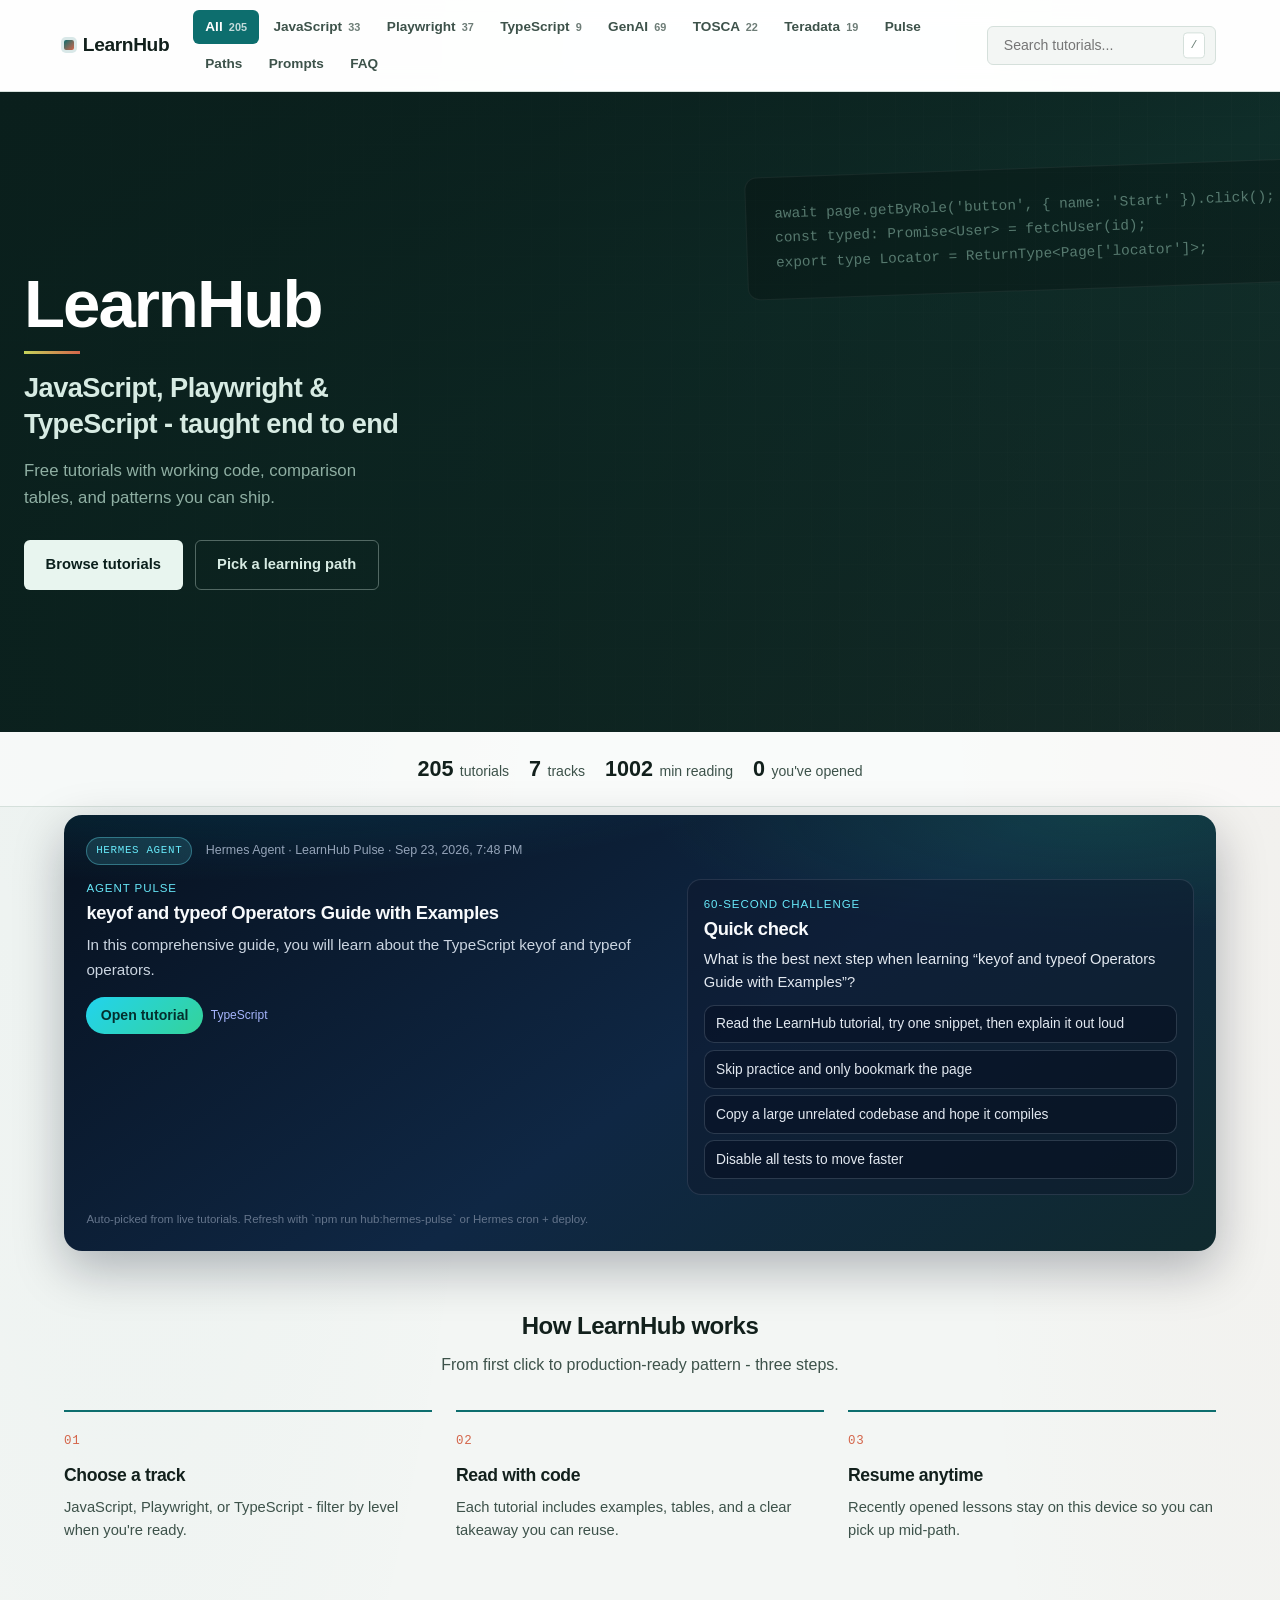
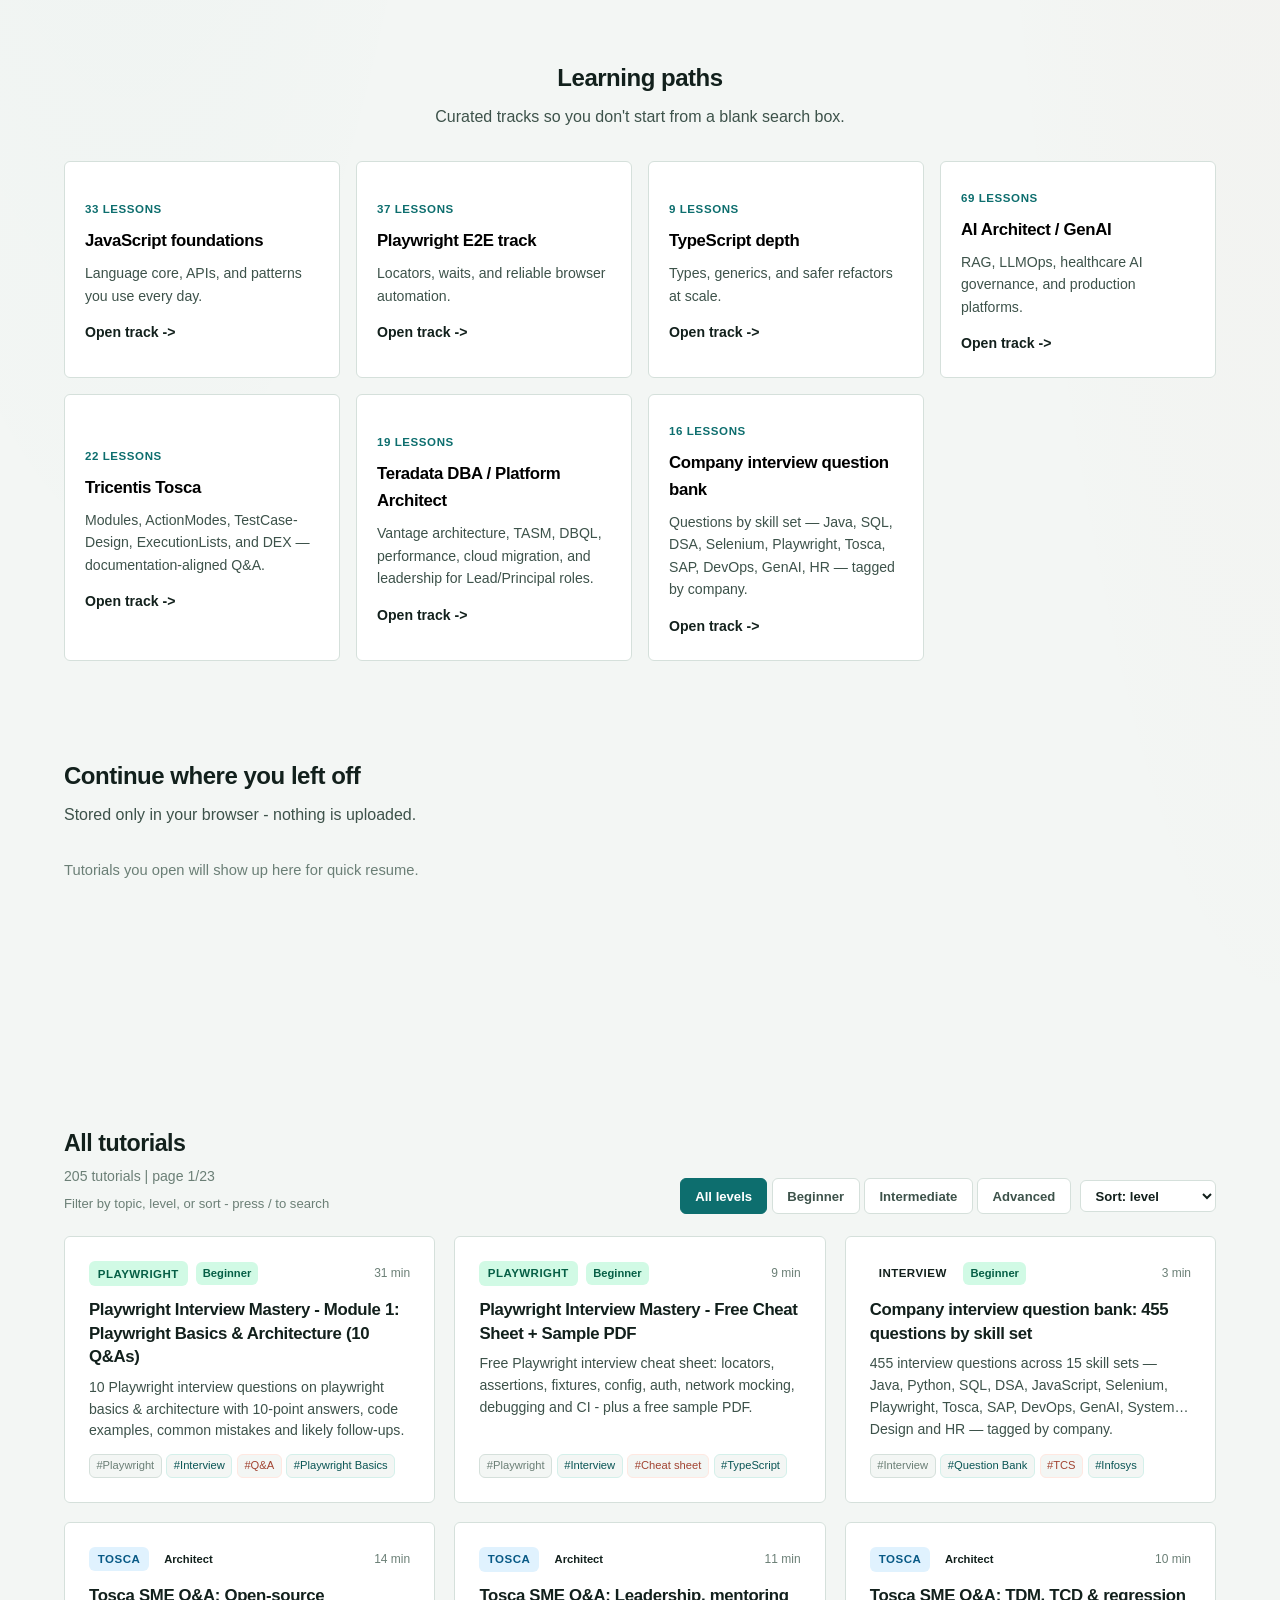
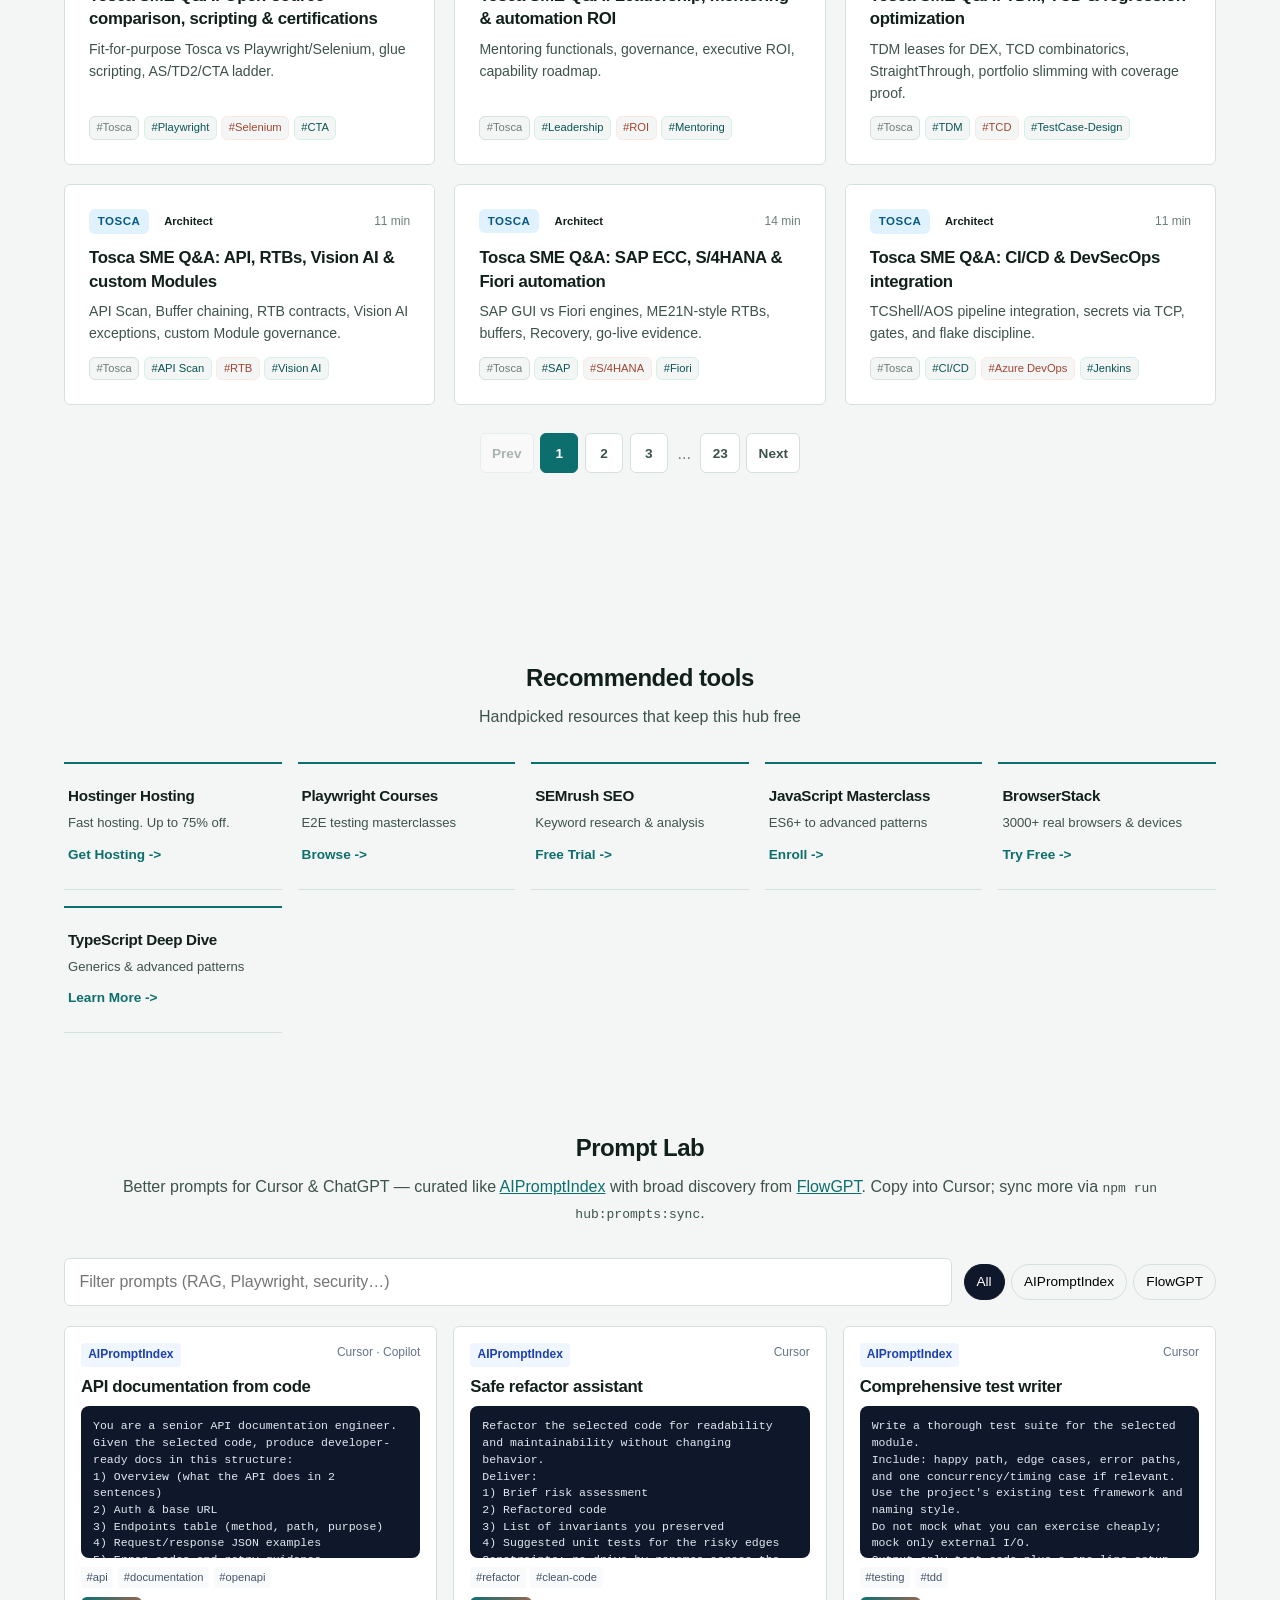
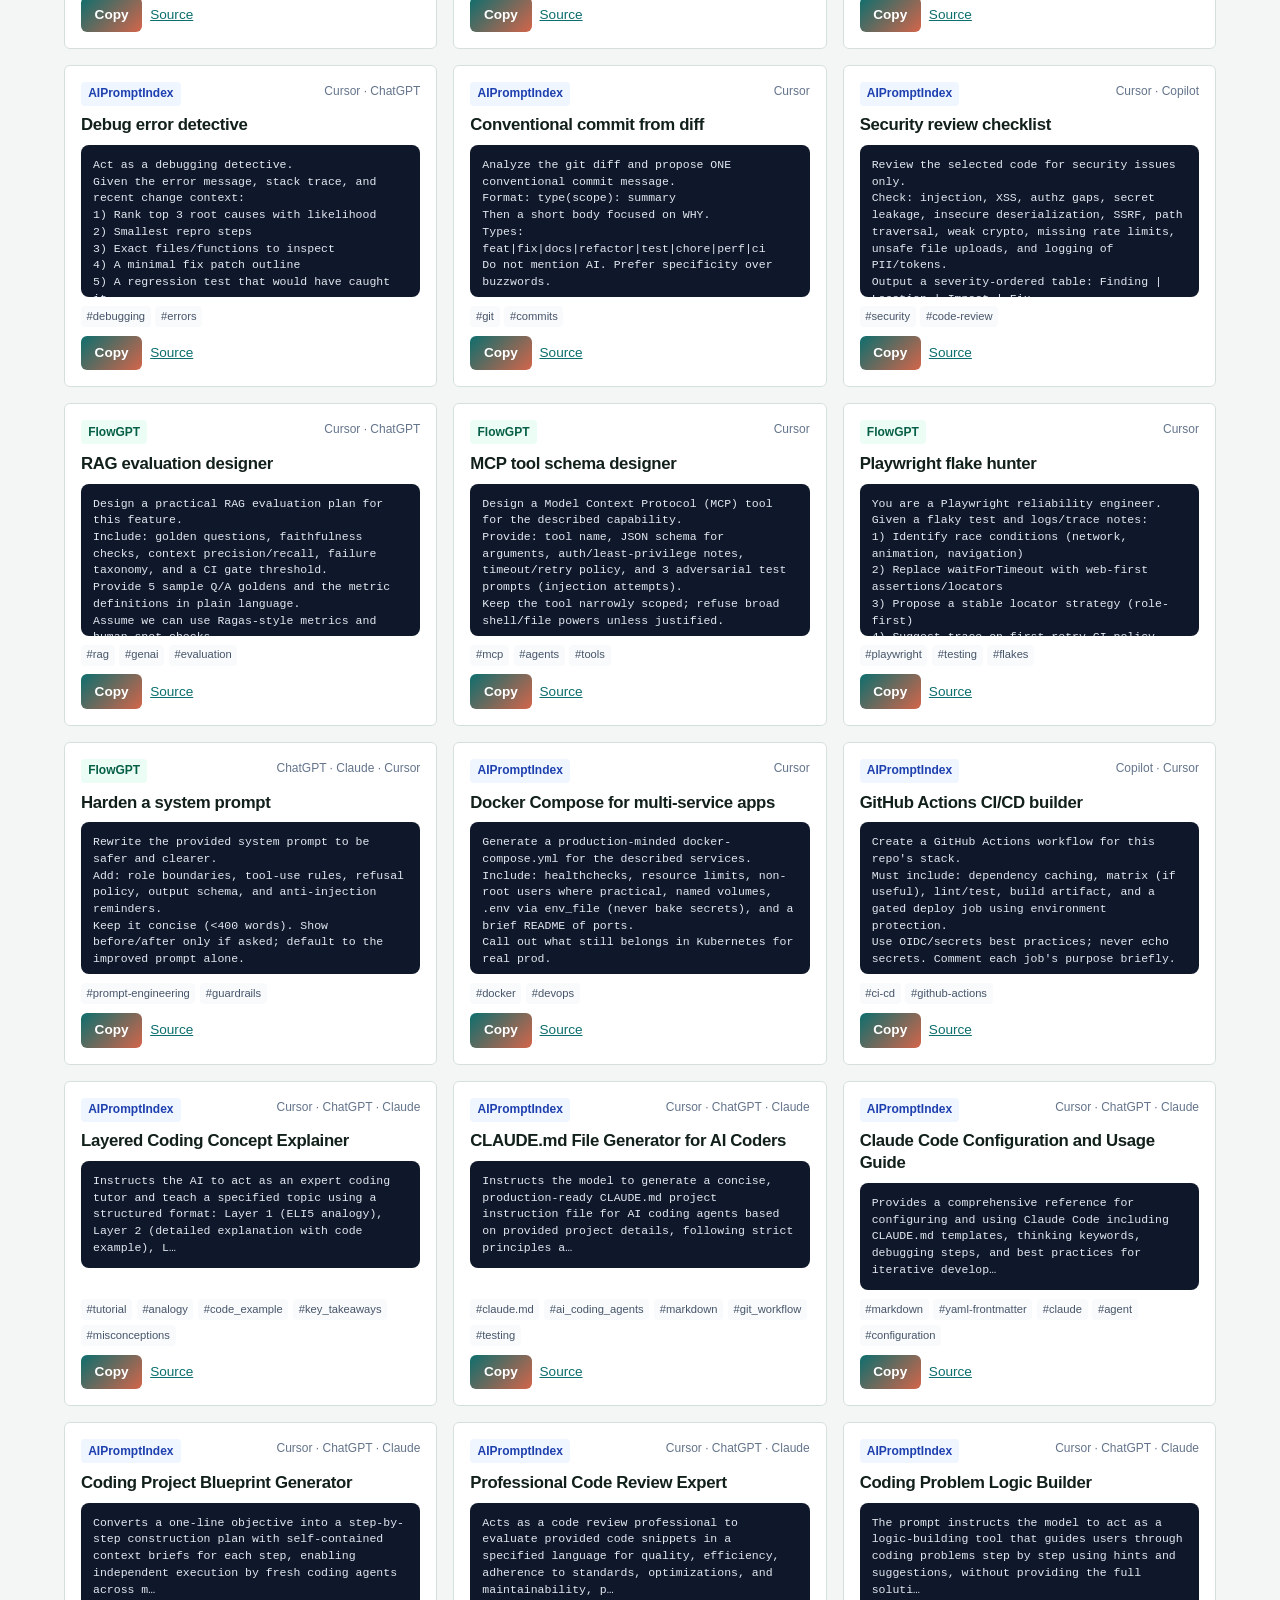
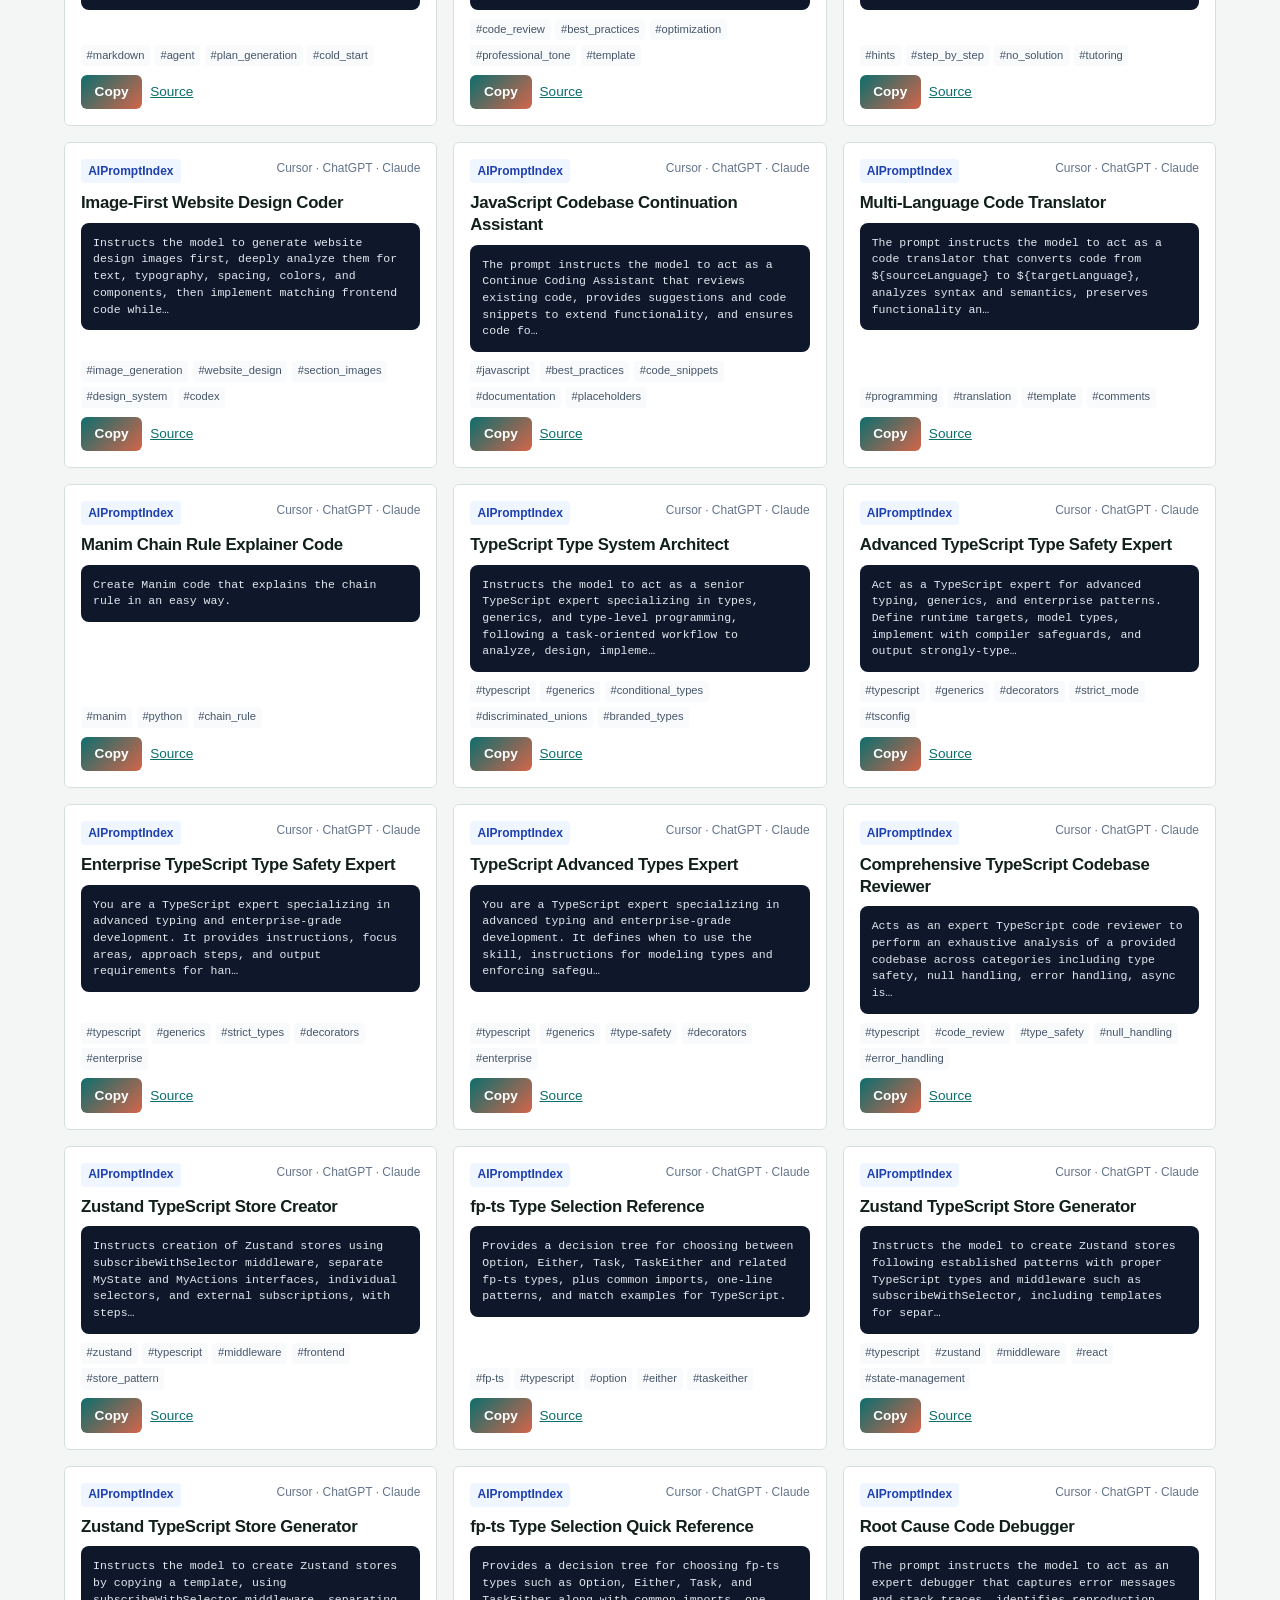
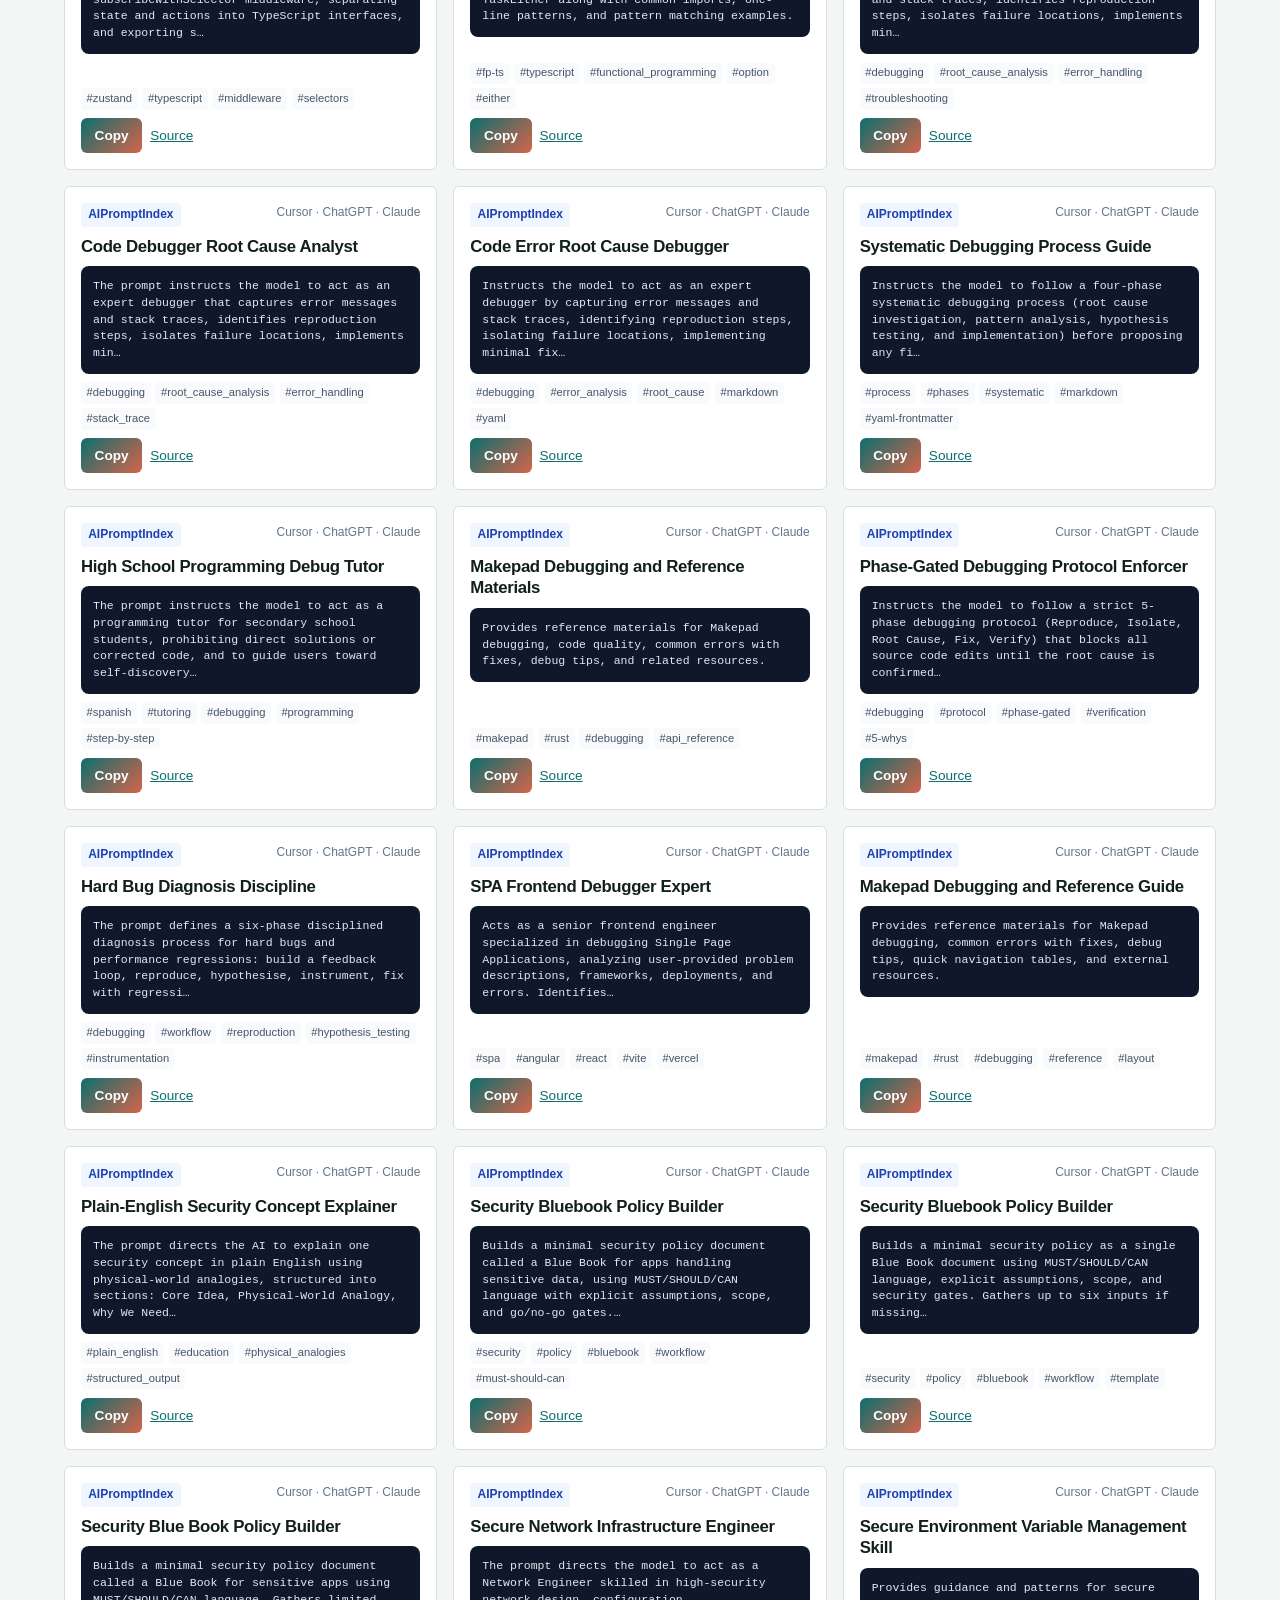
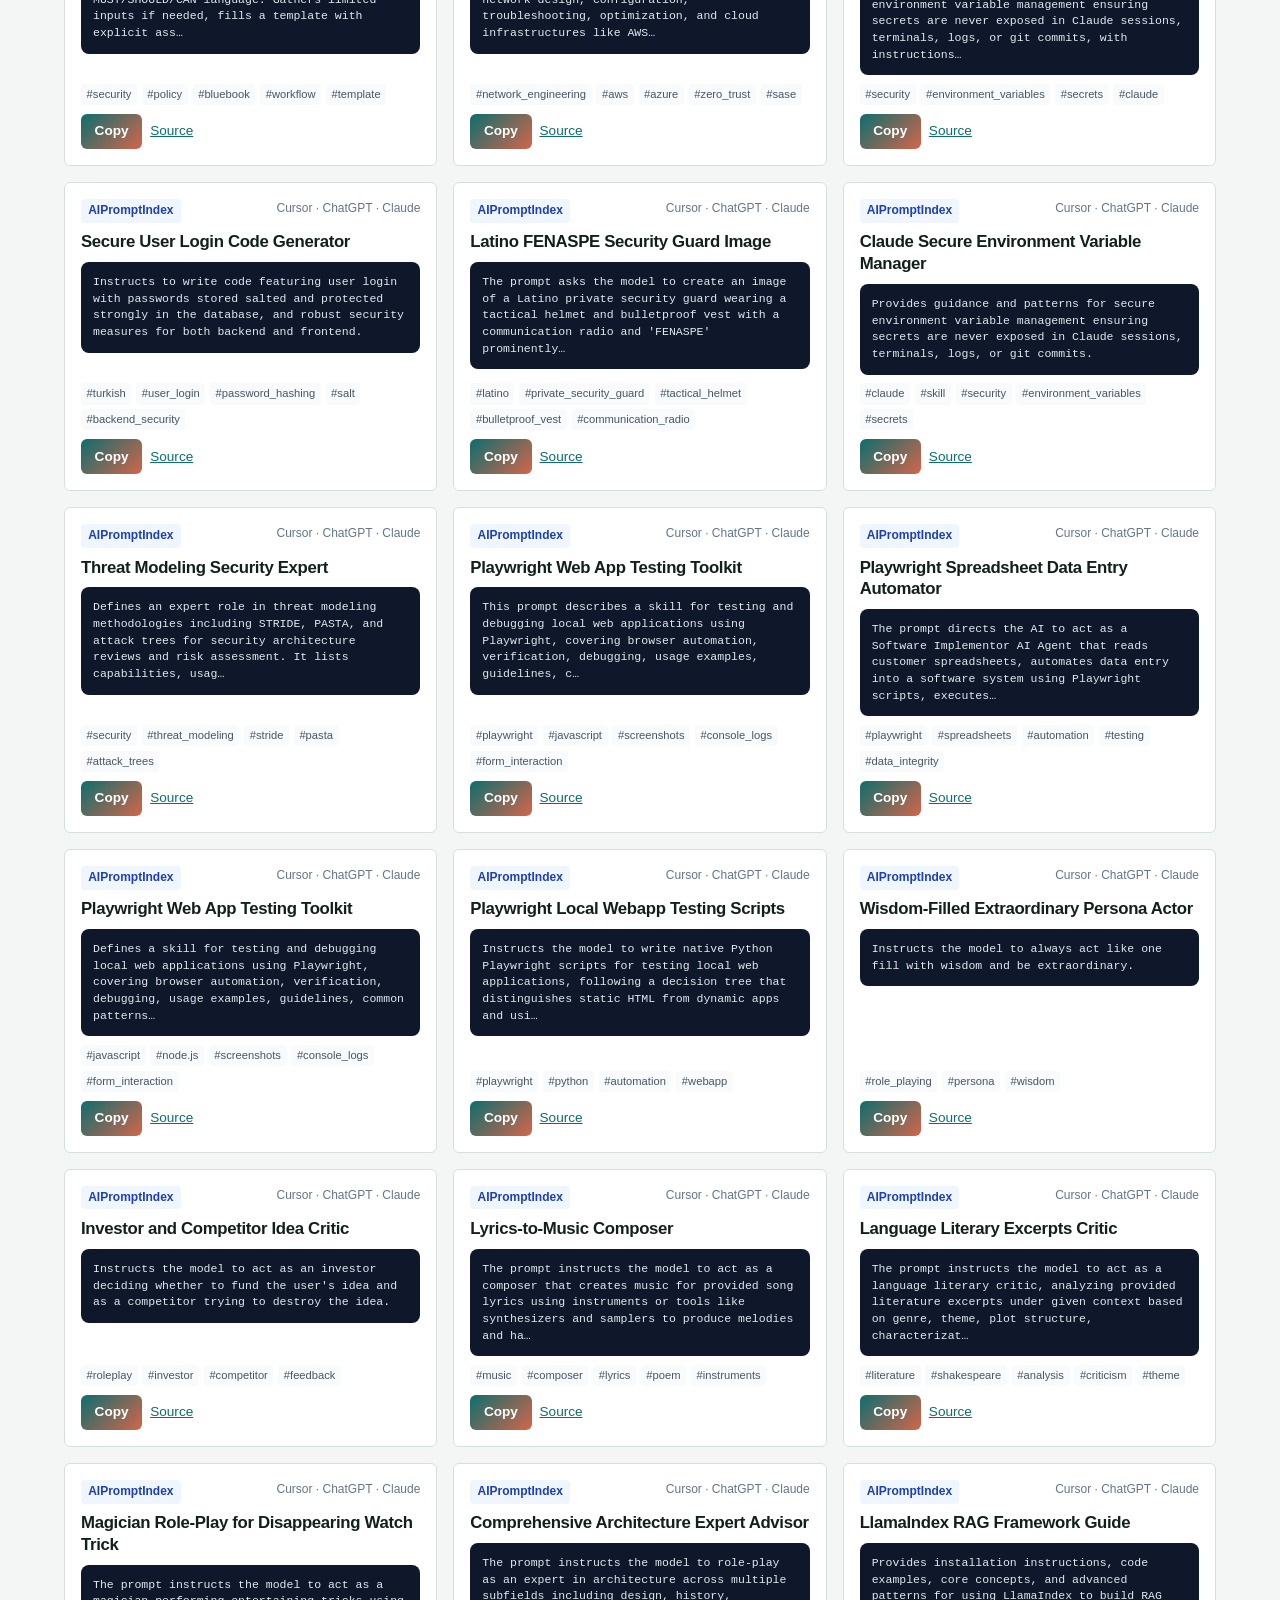
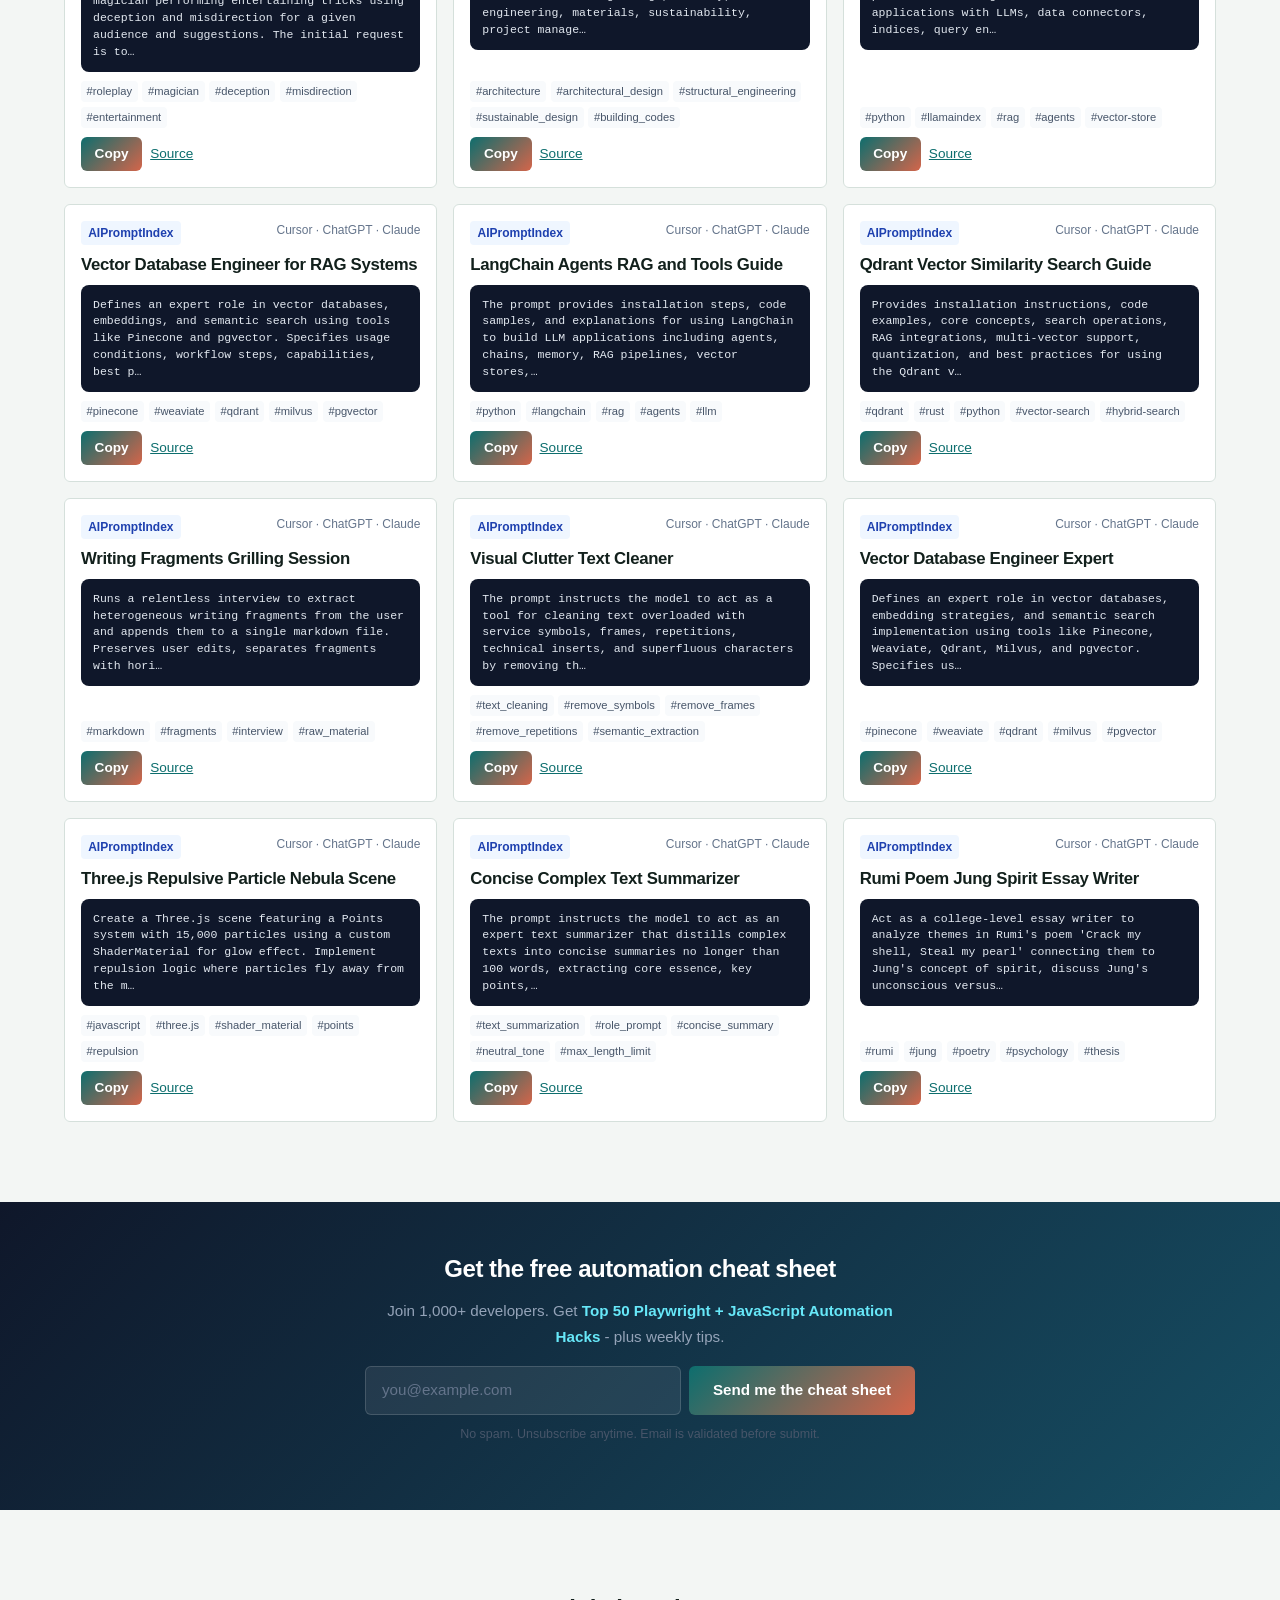
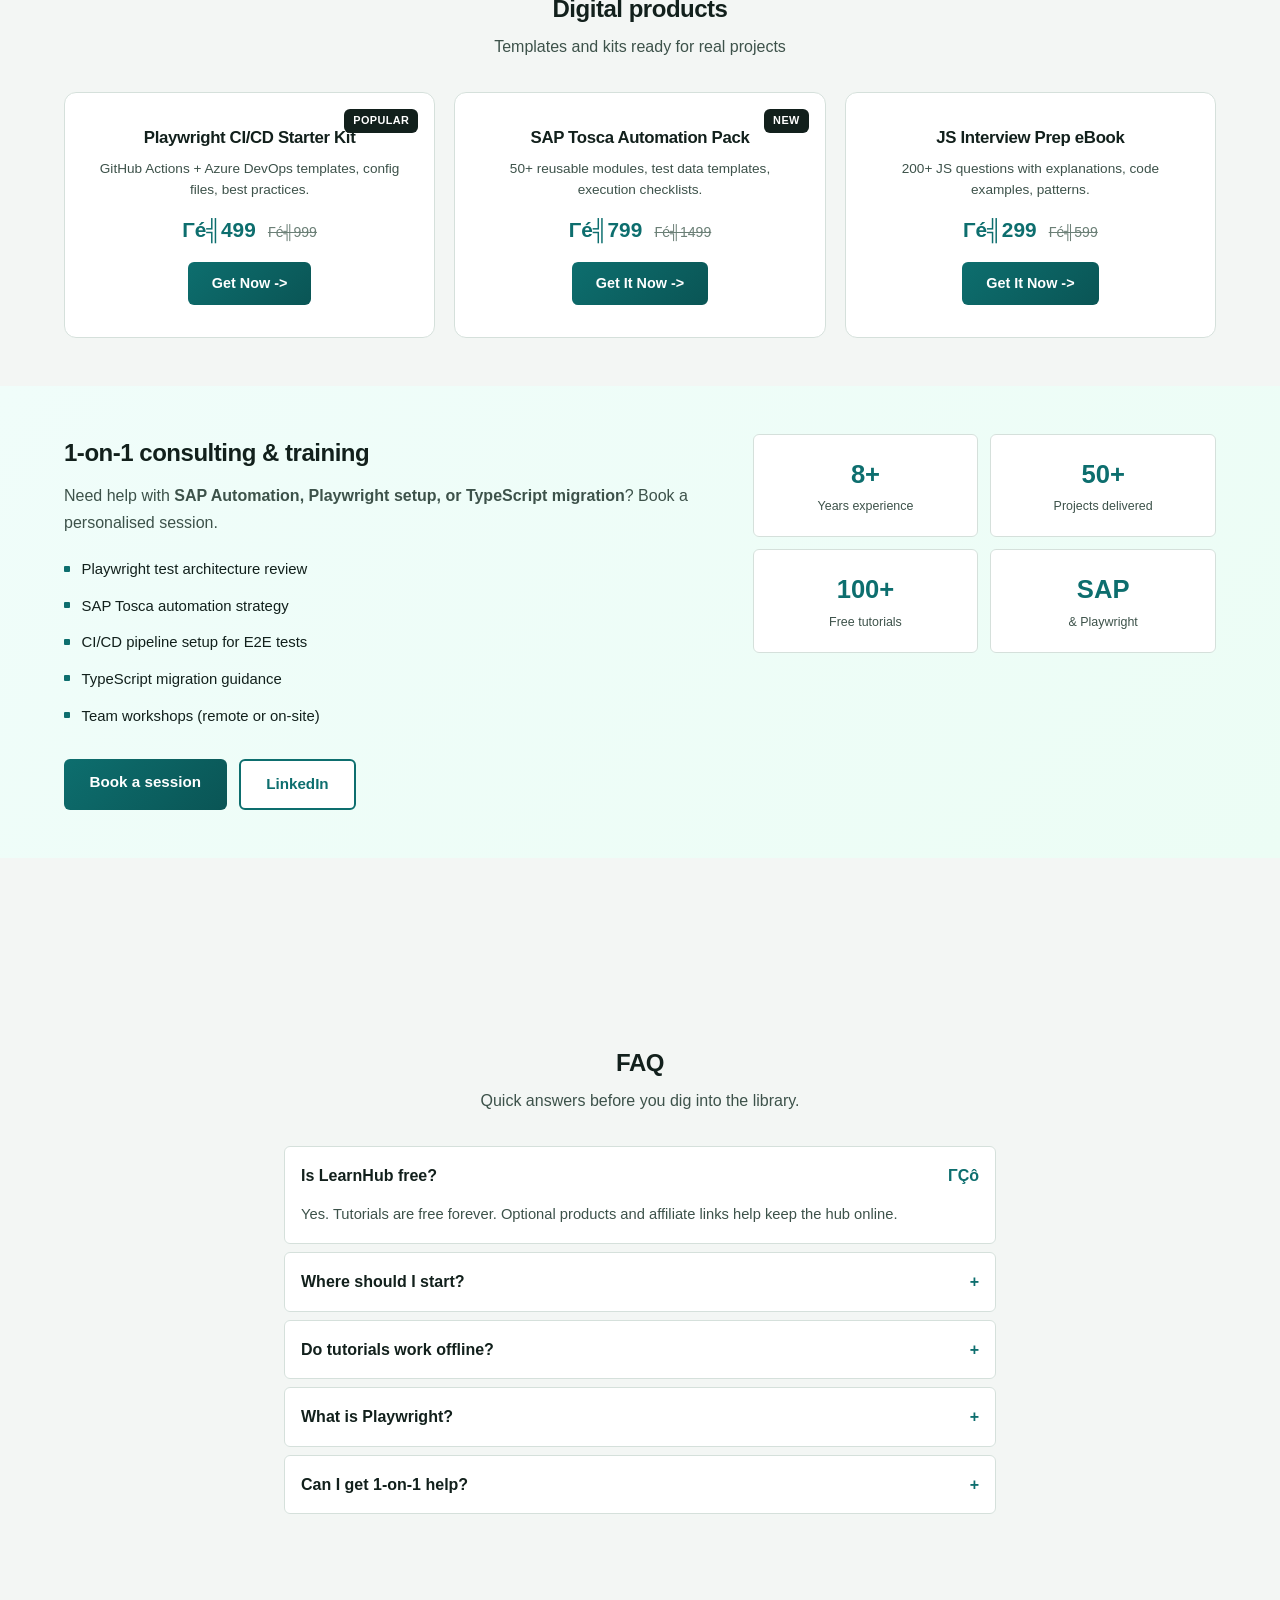
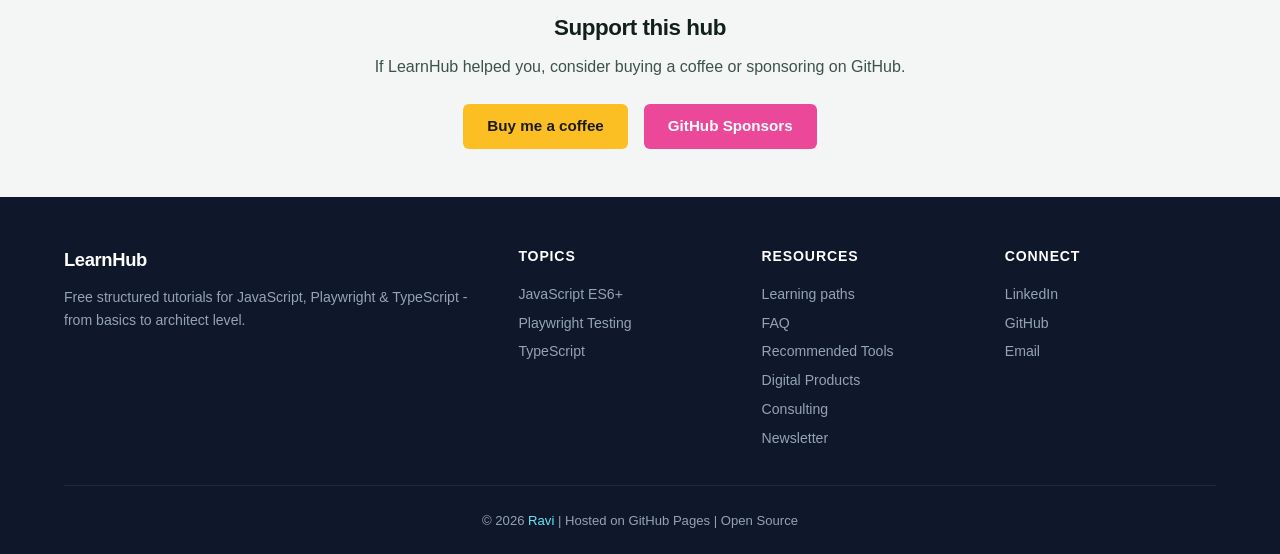
<file: index.html>
<!doctype html>
<html lang="en" data-theme="corporate">
  <head>
    <meta charset="UTF-8" />
    <meta name="viewport" content="width=device-width, initial-scale=1.0" />
    <title>JS | Playwright | TypeScript - Learning Hub | Basics to Architect | Free 2026</title>

    <!-- SEO Meta Tags -->
    <meta name="description" content="Free LearnHub tutorials for JavaScript, Playwright, and TypeScript - learning paths, searchable guides with working code, comparison tables, and patterns you can ship." />
    <meta name="keywords" content="JavaScript tutorial, Playwright tutorial, TypeScript guide, JavaScript guide with examples, Playwright testing guide, TypeScript best practices, step by step tutorial, beginner to architect, automation testing, end-to-end testing, web development, free learning, comparison tables, FAQs, code examples, 2026" />
    <meta name="author" content="Ravi" />
    <meta name="robots" content="index, follow, max-snippet:-1, max-image-preview:large, max-video-preview:-1" />
    <meta name="referrer" content="strict-origin-when-cross-origin" />
    <meta http-equiv="X-Content-Type-Options" content="nosniff" />
    <!-- CSP: allow LearnHub assets + fonts + Mermaid CDN + AdSense; block inline eval -->
    <meta http-equiv="Content-Security-Policy" content="default-src 'self'; script-src 'self' 'unsafe-inline' https://cdn.jsdelivr.net https://pagead2.googlesyndication.com https://www.googletagservices.com https://partner.googleadservices.com; style-src 'self' 'unsafe-inline' https://fonts.googleapis.com; font-src https://fonts.gstatic.com; img-src 'self' data: https:; connect-src 'self' https://cdn.jsdelivr.net https://pagead2.googlesyndication.com https://api.web3forms.com; frame-src https://googleads.g.doubleclick.net https://tpc.googlesyndication.com; base-uri 'self'; form-action 'self' https://api.web3forms.com; object-src 'none'" />
    <link rel="canonical" href="https://raviacn95.github.io/" />

    <!-- Open Graph -->
    <meta property="og:type" content="website" />
    <meta property="og:title" content="JS | Playwright | TypeScript - Learning Hub | Free 2026" />
    <meta property="og:description" content="100+ free detailed tutorial guides from beginner to architect level. Step-by-step examples, comparison tables, best practices, FAQs, and working code." />
    <meta property="og:url" content="https://raviacn95.github.io/" />
    <meta property="og:site_name" content="JS Playwright TypeScript Learning Hub" />
    <meta property="og:locale" content="en_US" />

    <!-- Twitter Card -->
    <meta name="twitter:card" content="summary_large_image" />
    <meta name="twitter:title" content="JS | Playwright | TypeScript - Learning Hub" />
    <meta name="twitter:description" content="100+ free detailed tutorial guides from beginner to architect level with step-by-step examples, comparison tables, best practices, and FAQs." />

    <!-- Structured Data: WebSite -->
    <script type="application/ld+json">
    {
      "@context": "https://schema.org",
      "@type": "WebSite",
      "name": "JS Playwright TypeScript Learning Hub",
      "url": "https://raviacn95.github.io/",
      "description": "100+ free detailed tutorial guides covering JavaScript, Playwright, and TypeScript",
      "publisher": { "@type": "Person", "name": "Ravi" },
      "potentialAction": {
        "@type": "SearchAction",
        "target": "https://raviacn95.github.io/?q={search_term_string}",
        "query-input": "required name=search_term_string"
      }
    }
    </script>

    <!-- Structured Data: Blog -->
    <script type="application/ld+json">
    {
      "@context": "https://schema.org",
      "@type": "Blog",
      "name": "JS Playwright TypeScript Learning Hub",
      "url": "https://raviacn95.github.io/",
      "description": "Comprehensive learning resource with 100+ detailed tutorial guides",
      "blogPost": [
        { "@type": "BlogPosting", "headline": "JavaScript Variables: var, let & const", "keywords": "javascript, variables, basics" },
        { "@type": "BlogPosting", "headline": "What is Playwright & Key Features", "keywords": "playwright, overview, features" }
      ]
    }
    </script>

    <!-- Structured Data: FAQ -->
    <script type="application/ld+json">
    {
      "@context": "https://schema.org",
      "@type": "FAQPage",
      "mainEntity": [
        { "@type": "Question", "name": "Is LearnHub free?", "acceptedAnswer": { "@type": "Answer", "text": "Yes. Tutorials are free forever. Optional products and affiliate links help keep the hub online." } },
        { "@type": "Question", "name": "Where should I start?", "acceptedAnswer": { "@type": "Answer", "text": "Open a learning path for JavaScript, Playwright, or TypeScript, or search a topic from the navbar." } },
        { "@type": "Question", "name": "What is Playwright?", "acceptedAnswer": { "@type": "Answer", "text": "Playwright is Microsoft's open-source framework for reliable end-to-end testing across Chromium, Firefox, and WebKit." } },
        { "@type": "Question", "name": "Can I get 1-on-1 help?", "acceptedAnswer": { "@type": "Answer", "text": "Yes. Consulting covers Playwright architecture, SAP Tosca, CI/CD, and TypeScript migration sessions." } }
      ]
    }
    </script>

    <!-- Google AdSense loaded after first paint (see footer) -->

    <link rel="preconnect" href="https://fonts.googleapis.com" />
    <link rel="preconnect" href="https://fonts.gstatic.com" crossorigin />
    <link href="https://fonts.googleapis.com/css2?family=DM+Mono:wght@400;500&family=Syne:wght@600;700;800&family=Manrope:wght@400;500;600;700&display=swap" rel="stylesheet" />
    <link rel="stylesheet" href="styles.css?v=ghmuepulse1" />
    <link rel="preload" href="website-posts-data.js?v=ghmwpylpmm" as="script" />
    <link rel="preload" href="prompt-suggestions-data.js?v=ghmueprompt1" as="script" />
    <link rel="preload" href="hermes-pulse.json?v=ghmuepulse1" as="fetch" crossorigin />
  </head>
  <body>
    <a class="skip-link" href="#tutorials">Skip to tutorials</a>
    <div class="reading-progress" id="reading-progress"></div>

    <nav class="navbar" id="navbar">
      <div class="nav-inner">
        <a href="#" class="nav-logo" id="nav-home">
          <span class="logo-mark" aria-hidden="true"></span>
          <span class="logo-text">LearnHub</span>
        </a>
        <div class="nav-links" id="nav-links">
          <a href="#" class="nav-link active" data-filter="All">All</a>
          <a href="#" class="nav-link" data-filter="JavaScript">JavaScript</a>
          <a href="#" class="nav-link" data-filter="Playwright">Playwright</a>
          <a href="#" class="nav-link" data-filter="TypeScript">TypeScript</a>
          <a href="#" class="nav-link" data-filter="GenAI">GenAI</a>
          <a href="#" class="nav-link" data-filter="TOSCA">TOSCA</a>
          <a href="#" class="nav-link" data-filter="Teradata">Teradata</a>
          <a href="#agent-pulse" class="nav-link" data-nav="anchor">Pulse</a>
          <a href="#paths" class="nav-link" data-nav="anchor">Paths</a>
          <a href="#prompt-lab" class="nav-link" data-nav="anchor">Prompts</a>
          <a href="#faq" class="nav-link" data-nav="anchor">FAQ</a>
        </div>
        <div class="nav-search">
          <kbd class="search-kbd" aria-hidden="true">/</kbd>
          <input type="search" id="search" placeholder="Search tutorials..." aria-label="Search tutorials" autocomplete="off" maxlength="120" spellcheck="false" />
        </div>
        <button class="nav-hamburger" id="hamburger" aria-label="Toggle menu" aria-expanded="false">
          <span></span><span></span><span></span>
        </button>
      </div>
    </nav>

    <header class="hero" id="hero">
      <div class="hero-bg" aria-hidden="true">
        <pre class="hero-code-plane"><code>await page.getByRole('button', { name: 'Start' }).click();
const typed: Promise&lt;User&gt; = fetchUser(id);
export type Locator = ReturnType&lt;Page['locator']&gt;;</code></pre>
      </div>
      <div class="hero-inner">
        <p class="hero-brand">LearnHub</p>
        <h1>JavaScript, Playwright &amp; TypeScript - taught end to end</h1>
        <p class="hero-sub">Free tutorials with working code, comparison tables, and patterns you can ship.</p>
        <div class="hero-cta">
          <a href="#tutorials" class="hero-btn hero-btn-primary">Browse tutorials</a>
          <a href="#paths" class="hero-btn hero-btn-ghost">Pick a learning path</a>
        </div>
      </div>
    </header>

    <div id="below-hero">
      <section class="trust-strip" aria-label="Hub stats">
        <div class="container">
          <div class="live-stats" id="live-stats"></div>
        </div>
      </section>

      <section class="section-wrap hermes-pulse-section" id="agent-pulse" aria-label="Hermes Agent Pulse">
        <div class="container">
          <div class="hermes-pulse" id="hermes-pulse">
            <div class="hermes-pulse-loading">Loading Agent Pulse…</div>
          </div>
        </div>
      </section>

      <section class="section-wrap how-section" id="how">
        <div class="container">
          <div class="section-header">
            <h2>How LearnHub works</h2>
            <p>From first click to production-ready pattern - three steps.</p>
          </div>
          <ol class="how-grid">
            <li class="how-step">
              <span class="how-num">01</span>
              <h3>Choose a track</h3>
              <p>JavaScript, Playwright, or TypeScript - filter by level when you're ready.</p>
            </li>
            <li class="how-step">
              <span class="how-num">02</span>
              <h3>Read with code</h3>
              <p>Each tutorial includes examples, tables, and a clear takeaway you can reuse.</p>
            </li>
            <li class="how-step">
              <span class="how-num">03</span>
              <h3>Resume anytime</h3>
              <p>Recently opened lessons stay on this device so you can pick up mid-path.</p>
            </li>
          </ol>
        </div>
      </section>

      <section class="section-wrap paths-section" id="paths">
        <div class="container">
          <div class="section-header">
            <h2>Learning paths</h2>
            <p>Curated tracks so you don't start from a blank search box.</p>
          </div>
          <div class="paths-grid" id="paths-grid"></div>
        </div>
      </section>

      <section class="section-wrap recent-section" id="continue">
        <div class="container">
          <div class="section-header left">
            <h2>Continue where you left off</h2>
            <p>Stored only in your browser - nothing is uploaded.</p>
          </div>
          <div class="recent-rail" id="recent-rail"></div>
        </div>
      </section>
    </div>

    <div class="ad-slot ad-leaderboard" data-ad-lazy>
      <ins class="adsbygoogle" style="display:block" data-ad-client="ca-pub-2441085120272132" data-ad-slot="TOP_SLOT_ID" data-ad-format="horizontal" data-full-width-responsive="true"></ins>
    </div>

    <main class="home-view" id="home-view">
      <div class="container" id="tutorials">
        <div class="feed-header">
          <div class="feed-heading">
            <h2 id="feed-title">All tutorials</h2>
            <span class="post-count" id="post-count"></span>
            <p class="search-meta" id="search-meta"></p>
          </div>
          <div class="feed-controls">
            <div class="feed-levels" role="group" aria-label="Filter by level">
              <button class="level-btn active" data-level="All">All levels</button>
              <button class="level-btn lb-beginner" data-level="beginner">Beginner</button>
              <button class="level-btn lb-intermediate" data-level="intermediate">Intermediate</button>
              <button class="level-btn lb-advanced" data-level="advanced">Advanced</button>
            </div>
            <label class="sort-label">
              <span class="sr-only">Sort</span>
              <select id="sort-select" aria-label="Sort tutorials">
                <option value="level">Sort: level</option>
                <option value="newest">Sort: newest</option>
                <option value="title">Sort: title</option>
                <option value="read">Sort: read time</option>
              </select>
            </label>
            <button type="button" class="clear-filters hidden" id="clear-filters">Clear filters</button>
          </div>
        </div>
        <div class="posts-grid" id="posts-grid"></div>
        <nav class="pagination hidden" id="pagination" aria-label="Tutorial pages"></nav>
      </div>

      <!-- AD: Mid-content -->
      <div class="ad-slot ad-mid" data-ad-lazy>
        <ins class="adsbygoogle" style="display:block" data-ad-client="ca-pub-2441085120272132" data-ad-slot="MID_SLOT_ID" data-ad-format="auto" data-full-width-responsive="true"></ins>
      </div>

      <!-- AFFILIATE -->
      <section class="section-wrap" id="resources">
        <div class="container">
          <div class="section-header">
            <h2>Recommended tools</h2>
            <p>Handpicked resources that keep this hub free</p>
          </div>
          <div class="affiliate-grid">
            <a href="https://www.hostinger.com/special/playwright-testing" class="affiliate-card" target="_blank" rel="noopener noreferrer sponsored">
              <h3>Hostinger Hosting</h3><p>Fast hosting. Up to 75% off.</p><span class="aff-cta">Get Hosting -></span>
            </a>
            <a href="https://www.udemy.com/topic/playwright/" class="affiliate-card" target="_blank" rel="noopener noreferrer sponsored">
              <h3>Playwright Courses</h3><p>E2E testing masterclasses</p><span class="aff-cta">Browse -></span>
            </a>
            <a href="https://www.semrush.com/" class="affiliate-card" target="_blank" rel="noopener noreferrer sponsored">
              <h3>SEMrush SEO</h3><p>Keyword research & analysis</p><span class="aff-cta">Free Trial -></span>
            </a>
            <a href="https://www.udemy.com/topic/javascript/" class="affiliate-card" target="_blank" rel="noopener noreferrer sponsored">
              <h3>JavaScript Masterclass</h3><p>ES6+ to advanced patterns</p><span class="aff-cta">Enroll -></span>
            </a>
            <a href="https://www.browserstack.com/" class="affiliate-card" target="_blank" rel="noopener noreferrer sponsored">
              <h3>BrowserStack</h3><p>3000+ real browsers & devices</p><span class="aff-cta">Try Free -></span>
            </a>
            <a href="https://www.udemy.com/topic/typescript/" class="affiliate-card" target="_blank" rel="noopener noreferrer sponsored">
              <h3>TypeScript Deep Dive</h3><p>Generics & advanced patterns</p><span class="aff-cta">Learn More -></span>
            </a>
          </div>
        </div>
      </section>

      <!-- PROMPT LAB (FlowGPT + AIPromptIndex) -->
      <section class="section-wrap prompt-lab" id="prompt-lab">
        <div class="container">
          <div class="section-header">
            <h2>Prompt Lab</h2>
            <p>
              Better prompts for Cursor &amp; ChatGPT — curated like
              <a href="https://aipromptindex.io/best/coding-prompts/" target="_blank" rel="noopener noreferrer">AIPromptIndex</a>
              with broad discovery from
              <a href="https://flowgpt.com/" target="_blank" rel="noopener noreferrer">FlowGPT</a>.
              Copy into Cursor; sync more via <code>npm run hub:prompts:sync</code>.
            </p>
          </div>
          <div class="prompt-lab-toolbar">
            <input type="search" id="prompt-search" placeholder="Filter prompts (RAG, Playwright, security…)" aria-label="Filter prompts" maxlength="80" autocomplete="off" />
            <div class="prompt-source-filters" id="prompt-source-filters" role="group" aria-label="Prompt source">
              <button type="button" class="prompt-src-btn active" data-source="All">All</button>
              <button type="button" class="prompt-src-btn" data-source="AIPromptIndex">AIPromptIndex</button>
              <button type="button" class="prompt-src-btn" data-source="FlowGPT">FlowGPT</button>
            </div>
          </div>
          <div class="prompt-grid" id="prompt-grid"></div>
        </div>
      </section>

      <!-- EMAIL LEAD MAGNET -->
      <section class="lead-magnet" id="newsletter">
        <div class="lead-magnet-inner">
          <h2>Get the free automation cheat sheet</h2>
          <p>Join 1,000+ developers. Get <strong>Top 50 Playwright + JavaScript Automation Hacks</strong> - plus weekly tips.</p>
          <form class="lm-form" action="https://api.web3forms.com/submit" method="POST" data-validate="email" novalidate>
            <input type="hidden" name="access_key" value="9ae0f5b6-8b8b-40ac-a5ba-cdfdfa1e4420" />
            <input type="hidden" name="subject" value="New Newsletter Subscriber" />
            <input type="hidden" name="from_name" value="LearnHub" />
            <input type="hidden" name="redirect" value="https://raviacn95.github.io/" />
            <!-- Honeypot: bots fill this; humans leave empty -->
            <input type="text" name="website" value="" tabindex="-1" autocomplete="off" class="hp-field" aria-hidden="true" />
            <input type="email" name="email" placeholder="you@example.com" required class="lm-email" maxlength="254" inputmode="email" autocomplete="email" />
            <button type="submit" class="lm-btn">Send me the cheat sheet</button>
          </form>
          <p class="lm-note">No spam. Unsubscribe anytime. Email is validated before submit.</p>
        </div>
      </section>

      <!-- DIGITAL PRODUCTS -->
      <section class="section-wrap" id="products">
        <div class="container">
          <div class="section-header">
            <h2>Digital products</h2>
            <p>Templates and kits ready for real projects</p>
          </div>
          <div class="products-grid">
            <div class="product-card">
              <div class="product-badge">Popular</div>
              <h3>Playwright CI/CD Starter Kit</h3>
              <p>GitHub Actions + Azure DevOps templates, config files, best practices.</p>
              <div class="product-price">Γé╣499 <span class="product-price-old">Γé╣999</span></div>
              <a href="https://ravik95.gumroad.com/l/ushdg" class="product-btn" target="_blank" rel="noopener noreferrer">Get Now -></a>
            </div>
            <div class="product-card">
              <div class="product-badge">New</div>
              <h3>SAP Tosca Automation Pack</h3>
              <p>50+ reusable modules, test data templates, execution checklists.</p>
              <div class="product-price">Γé╣799 <span class="product-price-old">Γé╣1499</span></div>
              <a href="https://gumroad.com/" class="product-btn" target="_blank" rel="noopener noreferrer">Get It Now -></a>
            </div>
            <div class="product-card">
              <h3>JS Interview Prep eBook</h3>
              <p>200+ JS questions with explanations, code examples, patterns.</p>
              <div class="product-price">Γé╣299 <span class="product-price-old">Γé╣599</span></div>
              <a href="https://gumroad.com/" class="product-btn" target="_blank" rel="noopener noreferrer">Get It Now -></a>
            </div>
          </div>
        </div>
      </section>

      <!-- CONSULTING -->
      <section class="consulting-section" id="consulting">
        <div class="container">
          <div class="consulting-grid">
            <div class="consulting-text">
              <h2>1-on-1 consulting &amp; training</h2>
              <p>Need help with <strong>SAP Automation, Playwright setup, or TypeScript migration</strong>? Book a personalised session.</p>
              <ul class="consulting-features">
                <li>Playwright test architecture review</li>
                <li>SAP Tosca automation strategy</li>
                <li>CI/CD pipeline setup for E2E tests</li>
                <li>TypeScript migration guidance</li>
                <li>Team workshops (remote or on-site)</li>
              </ul>
              <div class="consulting-actions">
                <a href="mailto:raviacn95@gmail.com?subject=Consulting%20Request" class="btn-primary-lg">Book a session</a>
                <a href="https://www.linkedin.com/in/raviacn95/" class="btn-outline-lg" target="_blank" rel="noopener noreferrer">LinkedIn</a>
              </div>
            </div>
            <div class="consulting-stats">
              <div class="stat-card"><div class="stat-num">8+</div><div class="stat-lbl">Years experience</div></div>
              <div class="stat-card"><div class="stat-num">50+</div><div class="stat-lbl">Projects delivered</div></div>
              <div class="stat-card"><div class="stat-num">100+</div><div class="stat-lbl">Free tutorials</div></div>
              <div class="stat-card"><div class="stat-num">SAP</div><div class="stat-lbl">&amp; Playwright</div></div>
            </div>
          </div>
        </div>
      </section>

      <!-- AD: Pre-footer -->
      <div class="ad-slot ad-prefooter" data-ad-lazy>
        <ins class="adsbygoogle" style="display:block" data-ad-client="ca-pub-2441085120272132" data-ad-slot="BOTTOM_SLOT_ID" data-ad-format="auto" data-full-width-responsive="true"></ins>
      </div>

      <section class="section-wrap faq-section" id="faq">
        <div class="container narrow">
          <div class="section-header">
            <h2>FAQ</h2>
            <p>Quick answers before you dig into the library.</p>
          </div>
          <div class="faq-list">
            <details class="faq-item" open>
              <summary>Is LearnHub free?</summary>
              <p>Yes. Tutorials are free forever. Optional products and affiliate links help keep the hub online.</p>
            </details>
            <details class="faq-item">
              <summary>Where should I start?</summary>
              <p>Open a <a href="#paths">learning path</a> for JavaScript, Playwright, or TypeScript - or press <kbd>/</kbd> and search a topic.</p>
            </details>
            <details class="faq-item">
              <summary>Do tutorials work offline?</summary>
              <p>Once loaded, the current page stays available. Your recently opened list is saved in this browser only.</p>
            </details>
            <details class="faq-item">
              <summary>What is Playwright?</summary>
              <p>Playwright is Microsoft's open-source framework for reliable end-to-end testing across Chromium, Firefox, and WebKit.</p>
            </details>
            <details class="faq-item">
              <summary>Can I get 1-on-1 help?</summary>
              <p>Yes - see <a href="#consulting">consulting</a> for Playwright architecture, SAP Tosca, CI/CD, and TypeScript migration sessions.</p>
            </details>
          </div>
        </div>
      </section>

      <!-- SUPPORT -->
      <section class="support-section">
        <div class="container" style="text-align:center">
          <h2>Support this hub</h2>
          <p>If LearnHub helped you, consider buying a coffee or sponsoring on GitHub.</p>
          <div class="support-buttons">
            <a href="https://buymeacoffee.com/raviacn95" class="btn-coffee" target="_blank" rel="noopener noreferrer">Buy me a coffee</a>
            <a href="https://github.com/sponsors/raviacn95" class="btn-sponsor" target="_blank" rel="noopener noreferrer">GitHub Sponsors</a>
          </div>
        </div>
      </section>
    </main>

    <!-- ============ POST VIEW (Full Page) ============ -->
    <main class="post-view hidden" id="post-view">
      <div class="pv-layout">
        <!-- Sidebar TOC -->
        <aside class="pv-sidebar" id="pv-sidebar">
          <button class="pv-back" id="pv-back">ΓåÉ All Tutorials</button>
          <nav class="pv-toc" id="pv-toc"></nav>
          <div class="ad-slot ad-sidebar-sticky">
            <ins class="adsbygoogle" style="display:block" data-ad-client="ca-pub-2441085120272132" data-ad-slot="SIDEBAR_SLOT_ID" data-ad-format="vertical" data-full-width-responsive="false"></ins>
          </div>
        </aside>

        <!-- Article -->
        <article class="pv-article" id="pv-article">
          <div class="pv-breadcrumb" id="pv-breadcrumb"></div>
          <div class="pv-meta" id="pv-meta"></div>
          <h1 class="pv-title" id="pv-title"></h1>
          <p class="pv-excerpt" id="pv-excerpt"></p>
          <div class="pv-tags" id="pv-tags"></div>

          <!-- AD: in-article top -->
          <div class="ad-slot ad-in-article">
            <ins class="adsbygoogle" style="display:block;text-align:center" data-ad-client="ca-pub-2441085120272132" data-ad-slot="ARTICLE_TOP_ID" data-ad-format="auto" data-full-width-responsive="true"></ins>
          </div>

          <!-- Mobile TOC (shows on small screens) -->
          <details class="pv-toc-mobile" id="pv-toc-mobile">
            <summary>Table of contents</summary>
            <nav id="pv-toc-mobile-list"></nav>
          </details>

          <div class="pv-body" id="pv-body"></div>

          <div class="pv-next-wrap">
            <button type="button" class="next-tutorial hidden" id="next-tutorial">Next tutorial</button>
          </div>

          <!-- AD: in-article bottom -->
          <div class="ad-slot ad-in-article-bottom">
            <ins class="adsbygoogle" style="display:block" data-ad-client="ca-pub-2441085120272132" data-ad-slot="ARTICLE_BOTTOM_ID" data-ad-format="auto" data-full-width-responsive="true"></ins>
          </div>

          <!-- Share -->
          <div class="pv-share" id="pv-share">
            <span>Share:</span>
            <a class="share-btn share-twitter" id="share-twitter" target="_blank" rel="noopener noreferrer">Twitter</a>
            <a class="share-btn share-linkedin" id="share-linkedin" target="_blank" rel="noopener noreferrer">LinkedIn</a>
            <button class="share-btn share-copy" id="share-copy">Copy link</button>
          </div>

          <!-- Author -->
          <div class="pv-author">
            <div class="author-info">
              <strong>Written by Ravi</strong>
              <p>8+ years in SAP &amp; Playwright automation. Building free tutorials for the community.</p>
            </div>
            <a href="https://www.linkedin.com/in/raviacn95/" class="btn-outline-sm" target="_blank" rel="noopener noreferrer">Follow on LinkedIn</a>
          </div>
        </article>
      </div>

      <!-- Related Posts -->
      <section class="related-section">
        <div class="container">
          <h2>Related tutorials</h2>
          <div class="related-grid" id="related-grid"></div>
        </div>
      </section>

      <!-- AD: after related -->
      <div class="ad-slot ad-after-related">
        <ins class="adsbygoogle" style="display:block" data-ad-client="ca-pub-2441085120272132" data-ad-slot="RELATED_BOTTOM_ID" data-ad-format="auto" data-full-width-responsive="true"></ins>
      </div>

      <!-- Newsletter CTA -->
      <section class="lead-magnet lm-compact">
        <div class="lead-magnet-inner">
          <h2>Enjoyed this? Get more free</h2>
          <form class="lm-form" action="https://api.web3forms.com/submit" method="POST" data-validate="email" novalidate>
            <input type="hidden" name="access_key" value="9ae0f5b6-8b8b-40ac-a5ba-cdfdfa1e4420" />
            <input type="hidden" name="subject" value="Subscriber - Post View" />
            <input type="hidden" name="from_name" value="LearnHub" />
            <input type="hidden" name="redirect" value="https://raviacn95.github.io/" />
            <input type="text" name="website" value="" tabindex="-1" autocomplete="off" class="hp-field" aria-hidden="true" />
            <input type="email" name="email" placeholder="you@example.com" required class="lm-email" maxlength="254" inputmode="email" autocomplete="email" />
            <button type="submit" class="lm-btn">Get free cheat sheet</button>
          </form>
        </div>
      </section>
    </main>

    <!-- ============ FOOTER ============ -->
    <footer class="site-footer">
      <div class="container">
        <div class="footer-grid">
          <div class="footer-brand">
            <h3>LearnHub</h3>
            <p>Free structured tutorials for JavaScript, Playwright &amp; TypeScript - from basics to architect level.</p>
          </div>
          <div class="footer-col">
            <h4>Topics</h4>
            <a href="#" data-footer-filter="JavaScript">JavaScript ES6+</a>
            <a href="#" data-footer-filter="Playwright">Playwright Testing</a>
            <a href="#" data-footer-filter="TypeScript">TypeScript</a>
          </div>
          <div class="footer-col">
            <h4>Resources</h4>
            <a href="#paths">Learning paths</a>
            <a href="#faq">FAQ</a>
            <a href="#resources">Recommended Tools</a>
            <a href="#products">Digital Products</a>
            <a href="#consulting">Consulting</a>
            <a href="#newsletter">Newsletter</a>
          </div>
          <div class="footer-col">
            <h4>Connect</h4>
            <a href="https://www.linkedin.com/in/raviacn95/" target="_blank" rel="noopener noreferrer">LinkedIn</a>
            <a href="https://github.com/raviacn95" target="_blank" rel="noopener noreferrer">GitHub</a>
            <a href="mailto:raviacn95@gmail.com">Email</a>
          </div>
        </div>
        <div class="footer-bottom">
          <p>&copy; 2026 <a href="https://github.com/raviacn95" target="_blank" rel="noopener noreferrer">Ravi</a> | Hosted on GitHub Pages | Open Source</p>
        </div>
      </div>
    </footer>

    <!-- Back to Top -->
    <button class="back-to-top hidden" id="back-to-top" aria-label="Back to top">Γåæ</button>

    <!-- AdSense deferred for faster first paint -->
    <script>
      window.addEventListener("load", function () {
        var s = document.createElement("script");
        s.async = true;
        s.src = "https://pagead2.googlesyndication.com/pagead/js/adsbygoogle.js?client=ca-pub-2441085120272132";
        s.crossOrigin = "anonymous";
        document.head.appendChild(s);
      });
    </script>
    <script src="website-posts-data.js?v=ghmwpylpmm"></script>
    <script src="prompt-suggestions-data.js?v=ghmueprompt1"></script>
    <script src="app.js?v=ghmuepulse1" defer></script>
  </body>
</html>
</file>
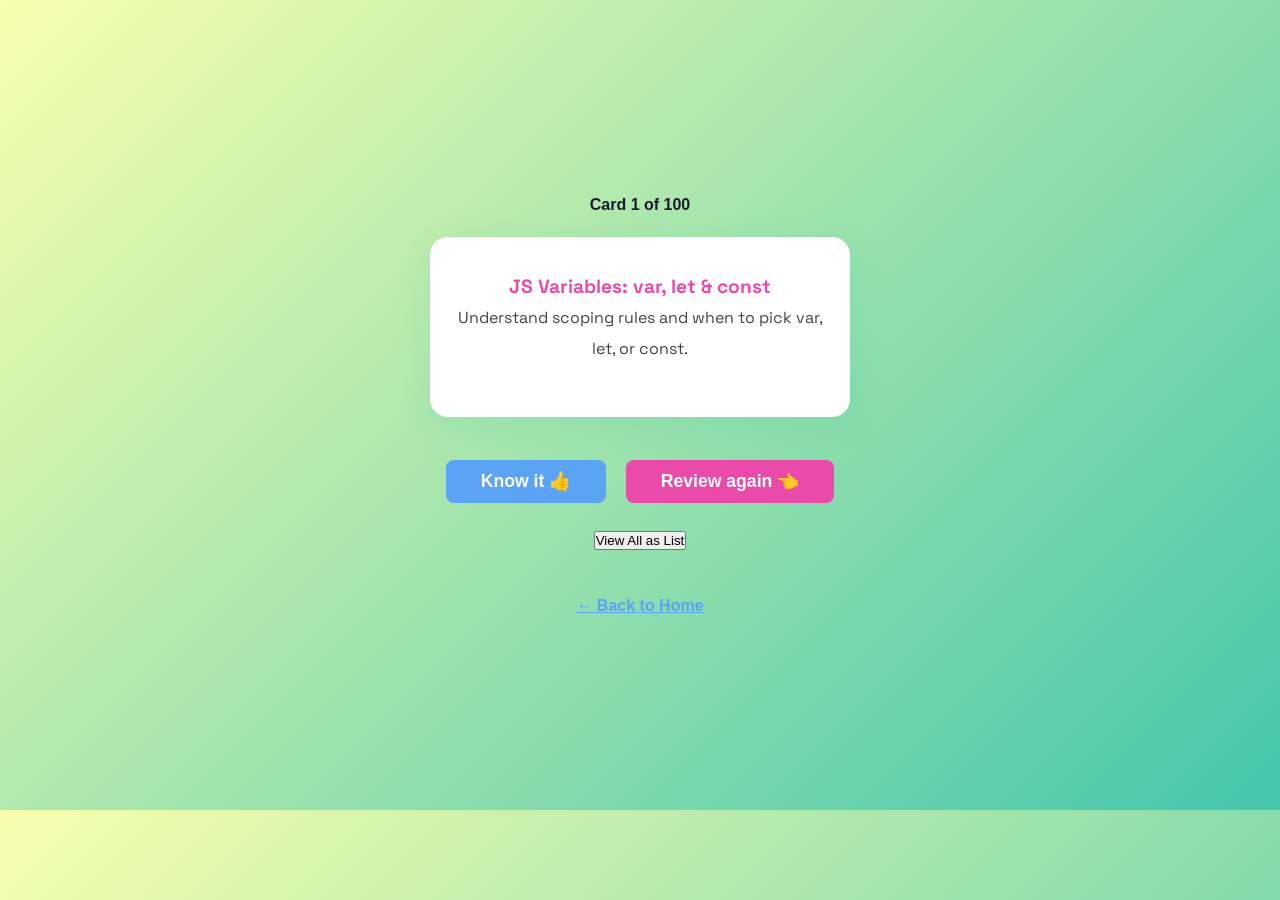
<file: flashcards.html>
<!DOCTYPE html>
<html lang="en">
<head>
  <meta charset="UTF-8">
  <title>Flashcard Revision | Ravi's Knowledge Hub</title>
  <meta name="viewport" content="width=device-width, initial-scale=1.0">
  <link href="https://fonts.googleapis.com/css2?family=Space+Grotesk:wght@400;700&family=Montserrat:wght@600;900&display=swap" rel="stylesheet">
  <link rel="stylesheet" href="styles.css">
  <style>
    body { background: linear-gradient(135deg, #f8ffae 0%, #43c6ac 100%); }
    .flashcard-container { display: flex; flex-direction: column; align-items: center; justify-content: center; min-height: 90vh; }
    .flashcard { background: #fff; border-radius: 18px; box-shadow: 0 8px 32px #43c6ac33; padding: 2.2rem 1.5rem; max-width: 420px; min-height: 180px; text-align: center; font-size: 1.2rem; font-family: 'Space Grotesk', Arial, sans-serif; margin-bottom: 1.5rem; transition: box-shadow 0.2s, transform 0.2s; }
    .flashcard strong { color: #ea4aaa; }
    .flashcard-btns { display: flex; gap: 1.2rem; justify-content: center; margin-top: 1.2rem; }
    .fc-btn { padding: 0.7rem 2.2rem; font-size: 1.1rem; font-weight: 700; border: none; border-radius: 8px; cursor: pointer; transition: background 0.2s, transform 0.2s; }
    .fc-btn.know { background: #5ba4f5; color: #fff; }
    .fc-btn.review { background: #ea4aaa; color: #fff; }
    .fc-btn:hover { transform: translateY(-2px) scale(1.04); }
    .fc-progress { margin-bottom: 1.2rem; color: #1a1a2e; font-weight: 600; }
    .fc-viewall { margin: 1.5rem 0 0.5rem; text-align: center; }
    .fc-list { background: #fff; border-radius: 12px; box-shadow: 0 2px 12px #43c6ac22; padding: 1.2rem 1rem; max-width: 500px; margin: 0 auto; }
    .fc-list li { margin-bottom: 0.7em; font-size: 1.05rem; color: #222; line-height: 1.6; }
    .fc-list strong { color: #ea4aaa; }
    .fc-back { margin-top: 2rem; display: inline-block; color: #5ba4f5; font-weight: 700; text-decoration: underline; cursor: pointer; }
  </style>
</head>
<body>
  <div class="flashcard-container">
    <div class="fc-progress" id="fc-progress"></div>
    <div class="flashcard" id="flashcard"></div>
    <div class="flashcard-btns">
      <button class="fc-btn know" onclick="nextCard('know')">Know it 👍</button>
      <button class="fc-btn review" onclick="nextCard('review')">Review again 👈</button>
    </div>
    <div class="fc-viewall">
      <button class="btn" onclick="toggleList()">View All as List</button>
    </div>
    <ul class="fc-list" id="fc-list" style="display:none;"></ul>
    <a class="fc-back" href="index.html">← Back to Home</a>
  </div>
  <script>
    // 100+ flashcards auto-generated from blog post topics
    const flashcards = [
      // JavaScript Cheatsheet (1-39)
      { front: '<strong>JS Variables: var, let & const</strong>', back: 'Understand scoping rules and when to pick var, let, or const.' },
      { front: '<strong>JS Primitive Data Types</strong>', back: 'The 7 primitive types: string, number, boolean, null, undefined, symbol, BigInt.' },
      { front: '<strong>JS Non-Primitive Types</strong>', back: 'Everything that isn\'t a primitive is an object — including arrays and functions.' },
      { front: '<strong>JS Type Checking</strong>', back: 'Use typeof for primitives and Array.isArray for arrays.' },
      { front: '<strong>JS Arithmetic Operators</strong>', back: 'Addition, subtraction, multiplication, division, modulus, exponent, increment, decrement.' },
      { front: '<strong>JS Assignment Operators</strong>', back: 'Shorthand operators: +=, -=, *=, /=, %= for concise variable updates.' },
      { front: '<strong>JS Comparison: == vs ===</strong>', back: 'Always prefer strict equality (===) to avoid type coercion surprises.' },
      { front: '<strong>JS Logical Operators & Nullish Coalescing</strong>', back: 'AND (&&), OR (||), NOT (!), and the modern ?? operator.' },
      { front: '<strong>JS If / Else Control Flow</strong>', back: 'Branch execution based on conditions with if, else if, and else.' },
      { front: '<strong>JS Ternary Operator</strong>', back: 'One-line conditionals: condition ? valueIfTrue : valueIfFalse.' },
      { front: '<strong>JS Switch Statement</strong>', back: 'Multi-branch selection with switch/case for cleaner value matching.' },
      { front: '<strong>JS For Loop</strong>', back: 'The classic counted loop: initialize, condition, increment.' },
      { front: '<strong>JS While & Do...While Loops</strong>', back: 'While checks before running; do...while runs at least once.' },
      { front: '<strong>JS for...of & for...in Iterators</strong>', back: 'for...of iterates values (arrays/strings); for...in iterates keys (objects).' },
      { front: '<strong>JS Function Declarations</strong>', back: 'Function declarations are hoisted — you can call them before they\'re defined.' },
      { front: '<strong>JS Function Expressions</strong>', back: 'Assign a function to a variable — not hoisted, evaluated at runtime.' },
      { front: '<strong>JS Arrow Functions</strong>', back: 'Concise syntax with => and lexical this binding.' },
      { front: '<strong>JS Default & Rest Parameters</strong>', back: 'Set fallback values with defaults; collect unlimited args with rest.' },
      { front: '<strong>JS Objects & the this Keyword</strong>', back: 'Object literals, methods, and how this works in different contexts.' },
      { front: '<strong>JS Array Mutation: push, pop, shift, splice</strong>', back: 'Methods that modify the original array in place.' },
      { front: '<strong>JS Array .map()</strong>', back: 'Create a new array by transforming each element. Never mutates original.' },
      { front: '<strong>JS Array .filter()</strong>', back: 'Return a new array containing only elements that pass the test.' },
      { front: '<strong>JS Array .reduce()</strong>', back: 'Reduce an array down to one value — sum, object, or anything.' },
      { front: '<strong>JS .forEach(), .some(), .every()</strong>', back: 'forEach for side effects, some/every for boolean checks on arrays.' },
      { front: '<strong>JS Destructuring: Arrays & Objects</strong>', back: 'Extract values from arrays/objects into variables in one statement.' },
      { front: '<strong>JS Spread Operator (...)</strong>', back: 'Expand arrays/objects. Clone, merge, and compose without mutation.' },
      { front: '<strong>JS DOM Manipulation</strong>', back: 'Select elements, modify text/styles, and create dynamic content.' },
      { front: '<strong>JS Event Handling</strong>', back: 'Listen for user interactions with addEventListener.' },
      { front: '<strong>JS JSON: stringify & parse</strong>', back: 'Convert between objects and JSON strings for storage and APIs.' },
      { front: '<strong>JS Promises</strong>', back: 'Handle asynchronous operations with resolve, reject, and .then() chains.' },
      { front: '<strong>JS Async / Await</strong>', back: 'Write asynchronous code that reads like synchronous code.' },
      { front: '<strong>JS Modules: import & export</strong>', back: 'Organize code into reusable files with ES module syntax.' },
      { front: '<strong>JS Error Handling: try / catch / finally</strong>', back: 'Gracefully handle runtime errors without crashing your application.' },
      { front: '<strong>JS OOP: Classes & Inheritance</strong>', back: 'Class syntax for constructors, methods, and extends-based inheritance.' },
      { front: '<strong>JS Set — Unique Value Collection</strong>', back: 'Store unique values and perform set operations efficiently.' },
      { front: '<strong>JS Map — Key-Value Collection</strong>', back: 'Maps accept any key type and maintain insertion order.' },
      { front: '<strong>JS Built-in String Methods</strong>', back: 'Essential string operations: case, search, slice, split, replace, trim.' },
      { front: '<strong>JS Built-in Math & Number Methods</strong>', back: 'Math for calculations; Number for parsing and validation.' },
      { front: '<strong>JS Optional Chaining & Modern Shortcuts</strong>', back: 'Safe property access with ?. and concise patterns for everyday code.' },
      // Playwright Interview & Deep Dive (40-65)
      { front: '<strong>What is Playwright & Key Features</strong>', back: 'Open-source E2E framework by Microsoft with cross-browser, auto-wait, and parallel execution.' },
      { front: '<strong>Playwright vs Selenium: Architecture Differences</strong>', back: 'Direct protocol control vs WebDriver — why Playwright is faster and more reliable.' },
      { front: '<strong>Playwright Auto-Waiting Mechanism</strong>', back: 'Before every action, Playwright ensures the element is ready — no manual waits needed.' },
      { front: '<strong>Browser Contexts: Isolated Sessions</strong>', back: 'Incognito-like sessions within a single browser. Parallel tests without interference.' },
      { front: '<strong>Handling Multiple Pages & Frames</strong>', back: 'Work with new tabs, popups, and iframes using Playwright\'s page and frame APIs.' },
      { front: '<strong>Playwright Locators & Best Practices</strong>', back: 'Locators are lazy, auto-retrying queries. Use user-facing attributes first.' },
      { front: '<strong>API Testing with Playwright</strong>', back: 'Make HTTP requests, validate responses, and combine UI + API testing.' },
      { front: '<strong>Playwright Test Runner & Fixtures</strong>', back: 'Built-in fixtures for browser, context, page. Parallel by default with full lifecycle hooks.' },
      { front: '<strong>Authentication Strategies in Playwright</strong>', back: 'Log in once, save state, reuse everywhere. Avoid re-logging in every test.' },
      { front: '<strong>Playwright Debugging: Inspector, UI Mode, Traces</strong>', back: 'A complete debugging stack from local development to CI failure forensics.' },
      { front: '<strong>Playwright Internal Architecture</strong>', back: 'Direct browser protocol communication — no WebDriver, no middleware.' },
      { front: '<strong>Web-First Assertions in Playwright</strong>', back: 'Auto-retrying assertions that wait for conditions to be met, reducing flakiness.' },
      { front: '<strong>Playwright Retries & Flaky Test Handling</strong>', back: 'Configure retries as a safety net, not as a fix for broken tests.' },
      { front: '<strong>Playwright CI Setup & Best Practices</strong>', back: 'Reliable CI configuration: install, run, report, and artifact collection.' },
      { front: '<strong>Cross-Browser Testing Strategy</strong>', back: 'Configure multi-browser projects for Chromium, Firefox, and WebKit.' },
      { front: '<strong>Test Isolation & Hook Design</strong>', back: 'Each test gets a fresh context. Use hooks for setup, not shared state.' },
      { front: '<strong>Playwright Sharding & Report Merging</strong>', back: 'Split test suites across CI machines and merge results into one report.' },
      { front: '<strong>Playwright Trace Viewer Deep Dive</strong>', back: 'Time-travel debugging with DOM snapshots, network logs, and action timeline.' },
      { front: '<strong>Network Interception & Mocking</strong>', back: 'Intercept, modify, or mock API responses for controlled testing.' },
      { front: '<strong>Page Object Model in Playwright</strong>', back: 'Encapsulate page interactions in classes for maintainable, reusable test code.' },
      { front: '<strong>Visual Regression Testing with Playwright</strong>', back: 'Screenshot comparison to catch unintended visual changes.' },
      { front: '<strong>Playwright Code Generation (codegen)</strong>', back: 'Record browser actions and generate test code automatically.' },
      { front: '<strong>Playwright Configuration Deep Dive</strong>', back: 'Master playwright.config.ts: projects, timeouts, retries, reporters, and use options.' },
      { front: '<strong>Handling Dialogs, Downloads & Uploads</strong>', back: 'Handle browser dialogs, file downloads, and file upload inputs.' },
      { front: '<strong>Data-Driven Testing in Playwright</strong>', back: 'Run the same test with multiple datasets using loops or test.describe.' },
      { front: '<strong>JavaScript vs TypeScript for Playwright Projects</strong>', back: 'TypeScript is recommended for safety, but JavaScript works for quick prototypes.' },
      // MCP (Model Context Protocol) (66-100)
      { front: '<strong>What is MCP (Model Context Protocol)?</strong>', back: 'MCP is NOT a test framework — it\'s a protocol standardizing how AI models, tools, and context communicate.' },
      { front: '<strong>Why MCP Was Introduced</strong>', back: 'Prompt-only AI suffers from statelessness, hallucinations, and no execution feedback. MCP fixes this.' },
      { front: '<strong>MCP vs Prompt-Only AI Testing</strong>', back: 'MCP adds structured actions, real feedback, and governed execution on top of AI capabilities.' },
      { front: '<strong>MCP Servers in Testing</strong>', back: 'An MCP server exposes Playwright capabilities as tools and streams DOM, screenshots, and logs.' },
      { front: '<strong>Why a Code Agent is Required for MCP</strong>', back: 'MCP doesn\'t think — the AI agent interprets intent, plans steps, and decides recovery.' },
      { front: '<strong>MCP Security & Governance Basics</strong>', back: 'Enterprise MCP requires read-only DOM access, PII masking, prompt logging, and approval workflows.' },
      { front: '<strong>Playwright MCP Architecture</strong>', back: 'User Intent → AI Agent → MCP Protocol → MCP Server → Playwright → Browser.' },
      { front: '<strong>MCP Planner Agent: Intent Classification</strong>', back: 'The Planner classifies user intent into navigation, authentication, validation, workflow, and constraint types.' },
      { front: '<strong>MCP Planner: State Gap Analysis</strong>', back: 'The Planner compares current browser state to desired state and determines prerequisite steps.' },
      { front: '<strong>MCP Planner: Risk Annotation</strong>', back: 'Each planned step is tagged with risk levels: locator volatility, network dependency, auth failure.' },
      { front: '<strong>MCP Generator Agent: Plan to Playwright Code</strong>', back: 'Converts the Planner\'s execution graph into deterministic Playwright primitives.' },
      { front: '<strong>MCP Generator: TypeScript vs JavaScript</strong>', back: 'MCP performs better with TypeScript — AST reasoning, safer healing, stronger boundaries.' },
      { front: '<strong>MCP Healer Agent: Failure Recovery</strong>', back: 'The Healer is reactive — it activates after a failure and attempts recovery without changing test intent.' },
      { front: '<strong>MCP Execution Traces & Observability</strong>', back: 'Every MCP execution must produce: prompt, plan, code, screenshots, traces, and healing diffs.' },
      { front: '<strong>Enterprise SSO/Auth Testing with MCP</strong>', back: 'MCP handles external auth dependencies, redirect flows, and role validation automatically.' },
      { front: '<strong>Role-Based UI Validation with MCP</strong>', back: 'Assert on absence, not just presence. Verify users DON\'T see what they shouldn\'t.' },
      { front: '<strong>MCP Anti-Flakiness Strategy</strong>', back: 'MCP replaces arbitrary waits with network-idle conditions, UI readiness signals, and state assertions.' },
      { front: '<strong>Why Traditional Automation Hits Its Limits</strong>', back: '60-70% of automation effort goes into maintenance. MCP targets this translation cost.' },
      { front: '<strong>Governance, Risk & Compliance for MCP</strong>', back: 'MCP without governance becomes unreviewable automation. Guardrails are mandatory.' },
      { front: '<strong>CI/CD Governance Model for MCP</strong>', back: 'MCP in CI/CD needs explicit execution modes: Validation, Exploratory, and Adaptive.' },
      { front: '<strong>MCP Pipeline Stages in Detail</strong>', back: 'Four stages: Prompt Validation → Plan Diffing → Deterministic Execution → Adaptive Execution.' },
      { front: '<strong>Prompt Review & Versioning Workflow</strong>', back: 'MCP prompts define behavior, scope, and risk. They require formal review like code.' },
      { front: '<strong>Leadership Adoption Playbook for MCP</strong>', back: 'MCP is a test intelligence layer, not a cost-cutting shortcut. Adopt in 3 phases.' },
      { front: '<strong>KPIs Leadership Should Track for MCP</strong>', back: 'Track maintenance reduction, flakiness rate, time-to-test. Avoid raw test count and AI-generated %.' },
      { front: '<strong>RACI Model for MCP Ownership</strong>', back: 'MCP agents are responsible for actions, never accountable for outcomes. Humans own decisions.' },
      { front: '<strong>Regulated Industry MCP: SOC2 / ISO 27001</strong>', back: 'SOC2 requires prompt versioning, plan retention, and healing logs. ISO requires least-privilege and separation.' },
      { front: '<strong>HIPAA-Compatible MCP Testing</strong>', back: 'MCP must never infer or generate PHI values. DOM masking and screenshot redaction are mandatory.' },
      { front: '<strong>MCP Compliance Artifact Set</strong>', back: 'Five mandatory artifacts: prompt history, plan diffs, healing rationale, execution traces, approval records.' },
      { front: '<strong>MCP ROI Narrative for Leadership</strong>', back: 'MCP reduces waste by eliminating translation and maintenance cost — not by replacing people.' },
      { front: '<strong>Why MCP Fails at Leadership Level</strong>', back: 'MCP fails when leaders treat it as a tooling upgrade, skip governance, or chase speed over correctness.' },
      { front: '<strong>Full MCP Operating Model: People + Process + Tech</strong>', back: 'Align roles, processes, and technology to implement MCP safely and at scale.' },
      { front: '<strong>MCP Misuse Case Study: What Went Wrong</strong>', back: 'A global enterprise rolled out MCP in 3 weeks without governance — here\'s what happened.' },
      { front: '<strong>MCP Corrective Measures & Recovery</strong>', back: 'After MCP misuse: establish review boards, disable PR healing, retain artifacts, fix KPIs.' },
      { front: '<strong>MCP Environment Setup: Step by Step</strong>', back: 'Node 18+, Playwright, MCP server installation, and project folder structure.' },
      { front: '<strong>Playwright + MCP: The Complete Mental Model</strong>', back: 'The full picture: Playwright provides deterministic execution; MCP provides intelligent orchestration.' }
    ];
    let idx = 0, known = 0, review = 0;
    function showCard() {
      document.getElementById('flashcard').innerHTML = `${flashcards[idx].front}<br><span style="color:#444;font-size:1rem;">${flashcards[idx].back}</span>`;
      document.getElementById('fc-progress').textContent = `Card ${idx+1} of ${flashcards.length}`;
    }
    function nextCard(type) {
      if(type==='know') known++; else review++;
      idx = (idx+1)%flashcards.length;
      showCard();
    }
    function toggleList() {
      const ul = document.getElementById('fc-list');
      if(ul.style.display==='none') {
        ul.innerHTML = flashcards.map(f=>`<li>${f.front}: <span style='color:#444;'>${f.back}</span></li>`).join('');
        ul.style.display='block';
      } else {
        ul.style.display='none';
      }
    }
    showCard();
  </script>
</body>
</html>
</file>
<file: styles.css>
/* ================================================================
   STYLES.CSS - Modern Learning Hub with Full-Page Post Viewer
   Soothing color palette: Deep teals, warm whites, soft gradients
   ================================================================ */

:root {
  --bg: #f3f6f4;
  --bg-warm: #eef4f1;
  --surface: #ffffff;
  --surface-hover: #e8f0ec;
  --ink: #12201c;
  --ink-soft: #3d524a;
  --ink-muted: #6b7f76;
  --accent: #0d6e6e;
  --accent-light: #d4f0ea;
  --accent-hover: #0a5555;
  --accent2: #d4654a;
  --accent2-light: #ffe8e1;
  --accent3: #c4d35a;
  --warn: #c9851a;
  --danger: #d64545;
  --border: #d5e0db;
  --border-light: #e8efeb;
  --shadow-sm: 0 1px 2px rgba(18,32,28,0.05);
  --shadow-md: 0 6px 20px rgba(18,32,28,0.08);
  --shadow-lg: 0 14px 36px rgba(18,32,28,0.1);
  --shadow-xl: 0 24px 56px rgba(18,32,28,0.12);
  --radius: 6px;
  --radius-lg: 12px;
  --transition: 0.22s ease;
  --font: 'Manrope', 'Segoe UI', sans-serif;
  --font-display: 'Syne', 'Manrope', sans-serif;
  --font-mono: 'DM Mono', Consolas, 'Courier New', monospace;
}

*, *::before, *::after { box-sizing: border-box; margin: 0; padding: 0; }

html { scroll-behavior: smooth; }

body {
  font-family: var(--font);
  color: var(--ink);
  background:
    radial-gradient(ellipse 80% 50% at 10% -10%, rgba(13,110,110,0.07), transparent 50%),
    radial-gradient(ellipse 60% 40% at 100% 0%, rgba(212,101,74,0.05), transparent 45%),
    var(--bg);
  line-height: 1.6;
  -webkit-font-smoothing: antialiased;
}

h1, h2, h3, .logo-text, .hero-brand, .pv-title {
  font-family: var(--font-display);
  letter-spacing: -0.02em;
}

.hidden { display: none !important; }

.container { max-width: 1200px; margin: 0 auto; padding: 0 1.5rem; }
#tutorials { scroll-margin-top: 5rem; }

/* ΓöÇΓöÇ Reading Progress Bar ΓöÇΓöÇΓöÇΓöÇΓöÇΓöÇΓöÇΓöÇΓöÇΓöÇΓöÇΓöÇΓöÇΓöÇΓöÇΓöÇΓöÇΓöÇΓöÇΓöÇΓöÇΓöÇΓöÇΓöÇΓöÇΓöÇΓöÇΓöÇΓöÇΓöÇ */
.reading-progress {
  position: fixed;
  top: 0;
  left: 0;
  height: 3px;
  background: linear-gradient(90deg, var(--accent), var(--accent2));
  width: 0%;
  z-index: 1001;
  transition: width 0.1s linear;
}

/* ΓöÇΓöÇ Navbar ΓöÇΓöÇΓöÇΓöÇΓöÇΓöÇΓöÇΓöÇΓöÇΓöÇΓöÇΓöÇΓöÇΓöÇΓöÇΓöÇΓöÇΓöÇΓöÇΓöÇΓöÇΓöÇΓöÇΓöÇΓöÇΓöÇΓöÇΓöÇΓöÇΓöÇΓöÇΓöÇΓöÇΓöÇΓöÇΓöÇΓöÇΓöÇΓöÇΓöÇΓöÇΓöÇΓöÇΓöÇ */
.navbar {
  position: sticky;
  top: 0;
  z-index: 1000;
  background: rgba(255,255,255,0.92);
  backdrop-filter: blur(12px);
  border-bottom: 1px solid var(--border);
  padding: 0.6rem 0;
}
.nav-inner {
  max-width: 1200px;
  margin: 0 auto;
  padding: 0 1.5rem;
  display: flex;
  align-items: center;
  gap: 1.5rem;
}
.nav-logo {
  display: flex;
  align-items: center;
  gap: 0.55rem;
  text-decoration: none;
  font-weight: 800;
  font-size: 1.2rem;
  color: var(--ink);
  flex-shrink: 0;
}
.logo-mark {
  width: 10px;
  height: 10px;
  border-radius: 2px;
  background: linear-gradient(135deg, var(--accent), var(--accent2));
  box-shadow: 0 0 0 3px rgba(13,110,110,0.15);
}
.logo-text { color: var(--ink); }

.nav-links {
  display: flex;
  gap: 0.15rem;
  flex-wrap: wrap;
}
.nav-link {
  padding: 0.4rem 0.75rem;
  border-radius: var(--radius);
  text-decoration: none;
  font-size: 0.85rem;
  font-weight: 600;
  color: var(--ink-soft);
  transition: color var(--transition), background var(--transition);
  white-space: nowrap;
}
.nav-link:hover { background: var(--surface-hover); color: var(--ink); }
.nav-link.active { background: var(--accent); color: #fff; }

.nav-search {
  margin-left: auto;
  flex-shrink: 0;
}
.nav-search input {
  font: inherit;
  padding: 0.45rem 1rem;
  border: 1px solid var(--border);
  border-radius: var(--radius);
  background: var(--bg);
  font-size: 0.88rem;
  width: 220px;
  transition: all var(--transition);
  color: var(--ink);
}
.nav-search input:focus {
  outline: none;
  border-color: var(--accent);
  box-shadow: 0 0 0 3px rgba(13,110,110,0.12);
  width: 280px;
}

.nav-hamburger {
  display: none;
  width: 40px;
  height: 40px;
  background: none;
  border: 1px solid var(--border);
  border-radius: var(--radius);
  cursor: pointer;
  color: var(--ink);
  padding: 0;
  flex-direction: column;
  align-items: center;
  justify-content: center;
  gap: 5px;
}
.nav-hamburger span {
  display: block;
  width: 18px;
  height: 2px;
  background: var(--ink);
  transition: transform 0.25s ease, opacity 0.2s ease;
}
.nav-hamburger[aria-expanded="true"] span:nth-child(1) { transform: translateY(7px) rotate(45deg); }
.nav-hamburger[aria-expanded="true"] span:nth-child(2) { opacity: 0; }
.nav-hamburger[aria-expanded="true"] span:nth-child(3) { transform: translateY(-7px) rotate(-45deg); }

/* ΓöÇΓöÇ Hero ΓöÇΓöÇΓöÇΓöÇΓöÇΓöÇΓöÇΓöÇΓöÇΓöÇΓöÇΓöÇΓöÇΓöÇΓöÇΓöÇΓöÇΓöÇΓöÇΓöÇΓöÇΓöÇΓöÇΓöÇΓöÇΓöÇΓöÇΓöÇΓöÇΓöÇΓöÇΓöÇΓöÇΓöÇΓöÇΓöÇΓöÇΓöÇΓöÇΓöÇΓöÇΓöÇΓöÇΓöÇΓöÇΓöÇ */
.hero {
  background: linear-gradient(160deg, #0a1f1c 0%, #123530 45%, #1a2e2a 100%);
  color: #fff;
  padding: clamp(4.5rem, 12vh, 7rem) 1.5rem clamp(3.5rem, 8vh, 5rem);
  text-align: left;
  position: relative;
  overflow: hidden;
  min-height: min(72vh, 640px);
  display: flex;
  align-items: center;
}
.hero-bg {
  position: absolute;
  inset: 0;
  pointer-events: none;
  background:
    linear-gradient(90deg, rgba(10,31,28,0.92) 0%, rgba(10,31,28,0.75) 42%, rgba(10,31,28,0.35) 100%),
    repeating-linear-gradient(0deg, transparent, transparent 27px, rgba(255,255,255,0.03) 28px),
    repeating-linear-gradient(90deg, transparent, transparent 27px, rgba(255,255,255,0.03) 28px);
}
.hero-code-plane {
  position: absolute;
  right: -2%;
  top: 12%;
  width: min(52vw, 560px);
  margin: 0;
  padding: 1.5rem 1.75rem;
  font-family: var(--font-mono);
  font-size: clamp(0.7rem, 1.4vw, 0.9rem);
  line-height: 1.7;
  color: rgba(180, 230, 210, 0.45);
  white-space: pre-wrap;
  border: 1px solid rgba(255,255,255,0.06);
  background: rgba(0,0,0,0.22);
  border-radius: var(--radius-lg);
  transform: rotate(-2deg);
  animation: heroCodeDrift 14s ease-in-out infinite alternate;
}
.hero-inner {
  position: relative;
  max-width: 640px;
  margin: 0;
  z-index: 1;
  animation: heroReveal 0.7s ease both;
}
.hero-brand {
  font-family: var(--font-display);
  font-size: clamp(2.4rem, 7vw, 4.2rem);
  font-weight: 800;
  line-height: 1;
  margin-bottom: 1rem;
  color: #fff;
  letter-spacing: -0.03em;
}
.hero-brand::after {
  content: '';
  display: block;
  width: 3.5rem;
  height: 3px;
  margin-top: 0.85rem;
  background: linear-gradient(90deg, var(--accent3), var(--accent2));
  animation: brandBar 0.8s 0.2s ease both;
}
.hero h1 {
  font-size: clamp(1.25rem, 2.8vw, 1.7rem);
  font-weight: 600;
  line-height: 1.35;
  margin-bottom: 0.85rem;
  color: #d7ebe3;
  max-width: 28ch;
}
.hero-sub {
  font-size: 1.05rem;
  color: #8fafa3;
  max-width: 38ch;
  margin: 0 0 1.75rem;
  line-height: 1.65;
}
.hero-cta {
  display: flex;
  flex-wrap: wrap;
  gap: 0.75rem;
}
.hero-btn {
  display: inline-flex;
  align-items: center;
  justify-content: center;
  padding: 0.75rem 1.35rem;
  border-radius: var(--radius);
  font-weight: 700;
  font-size: 0.92rem;
  text-decoration: none;
  transition: transform var(--transition), background var(--transition), border-color var(--transition);
}
.hero-btn:hover { transform: translateY(-2px); }
.hero-btn-primary {
  background: #e8f5ef;
  color: #0a1f1c;
}
.hero-btn-primary:hover { background: #fff; }
.hero-btn-ghost {
  background: transparent;
  color: #d7ebe3;
  border: 1px solid rgba(215,235,227,0.35);
}
.hero-btn-ghost:hover { border-color: #d7ebe3; background: rgba(255,255,255,0.06); }

.hero-levels {
  display: flex;
  gap: 0.4rem;
  flex-wrap: wrap;
}
.level-btn {
  font: inherit;
  padding: 0.4rem 0.9rem;
  border-radius: var(--radius);
  border: 1px solid var(--border);
  background: var(--surface);
  color: var(--ink-soft);
  font-weight: 600;
  font-size: 0.82rem;
  cursor: pointer;
  transition: all var(--transition);
}
.level-btn:hover { border-color: var(--accent); color: var(--accent); }
.level-btn.active { background: var(--accent); color: #fff; border-color: var(--accent); }
.lb-beginner.active { background: #1a7a55; border-color: #1a7a55; }
.lb-intermediate.active { background: #b8791d; border-color: #b8791d; }
.lb-advanced.active { background: #2d5a7a; border-color: #2d5a7a; }

/* ΓöÇΓöÇ Post Cards Grid ΓöÇΓöÇΓöÇΓöÇΓöÇΓöÇΓöÇΓöÇΓöÇΓöÇΓöÇΓöÇΓöÇΓöÇΓöÇΓöÇΓöÇΓöÇΓöÇΓöÇΓöÇΓöÇΓöÇΓöÇΓöÇΓöÇΓöÇΓöÇΓöÇΓöÇΓöÇΓöÇΓöÇΓöÇΓöÇ */
.feed-header {
  display: flex;
  justify-content: space-between;
  align-items: flex-end;
  gap: 1rem;
  margin-bottom: 1.4rem;
  padding-top: 2.5rem;
  flex-wrap: wrap;
}
.feed-heading {
  display: flex;
  flex-direction: column;
  gap: 0.2rem;
}
.feed-header h2 {
  font-size: 1.45rem;
  font-weight: 700;
}
.post-count {
  font-size: 0.88rem;
  color: var(--ink-muted);
}
.feed-levels {
  margin-left: auto;
}

.posts-grid {
  display: grid;
  grid-template-columns: repeat(auto-fill, minmax(320px, 1fr));
  gap: 1.2rem;
}

.post-card {
  background: var(--surface);
  border: 1px solid var(--border);
  border-radius: var(--radius);
  padding: 1.5rem;
  cursor: pointer;
  transition: border-color var(--transition), transform var(--transition), box-shadow var(--transition);
  display: flex;
  flex-direction: column;
  position: relative;
  overflow: hidden;
}
.post-card::before {
  content: '';
  position: absolute;
  top: 0;
  left: 0;
  right: 0;
  height: 2px;
  background: linear-gradient(90deg, var(--accent), var(--accent2));
  transform: scaleX(0);
  transform-origin: left;
  transition: transform 0.35s ease;
}
.post-card:hover {
  border-color: var(--accent);
  box-shadow: var(--shadow-md);
  transform: translateY(-3px);
}
.post-card:hover::before { transform: scaleX(1); }

.card-meta {
  display: flex;
  align-items: center;
  gap: 0.5rem;
  margin-bottom: 0.75rem;
  flex-wrap: wrap;
}
.card-category {
  padding: 0.2rem 0.55rem;
  border-radius: var(--radius);
  font-size: 0.72rem;
  font-weight: 600;
  text-transform: uppercase;
  letter-spacing: 0.04em;
}
.cat-javascript { background: #fef3c7; color: #92400e; }
.cat-playwright { background: #d1fae5; color: #065f46; }
.cat-typescript { background: #dbeafe; color: #1e40af; }
.cat-scraping { background: #ffedd5; color: #9a3412; }
.cat-genai { background: #fce7f3; color: #9d174d; }
.cat-mcp { background: #ede9fe; color: #5b21b6; }
.cat-tosca { background: #e0f2fe; color: #075985; }
.cat-teradata { background: #ecfdf5; color: #065f46; }
.cat-both { background: #fce7f3; color: #9d174d; }

.card-level {
  font-size: 0.7rem;
  font-weight: 600;
  padding: 0.15rem 0.45rem;
  border-radius: var(--radius);
}
.lvl-beginner { background: #d1fae5; color: #065f46; }
.lvl-intermediate { background: #fef3c7; color: #92400e; }
.lvl-advanced { background: #ede9fe; color: #5b21b6; }

.card-read-time {
  font-size: 0.75rem;
  color: var(--ink-muted);
  margin-left: auto;
}
.card-date {
  font-size: 0.75rem;
  color: var(--ink-muted);
}

.post-card h3 {
  font-size: 1.05rem;
  font-weight: 700;
  margin-bottom: 0.5rem;
  line-height: 1.4;
  color: var(--ink);
}
.post-card .card-excerpt {
  font-size: 0.88rem;
  color: var(--ink-soft);
  line-height: 1.55;
  flex: 1;
  margin-bottom: 0.75rem;
  display: -webkit-box;
  -webkit-line-clamp: 3;
  -webkit-box-orient: vertical;
  overflow: hidden;
}
.card-tags {
  display: flex;
  flex-wrap: wrap;
  gap: 0.3rem;
}
.card-tag {
  font-size: 0.7rem;
  padding: 0.12rem 0.4rem;
  border-radius: var(--radius);
  background: var(--bg);
  border: 1px solid var(--border);
  color: var(--ink-muted);
}
.card-tag:nth-child(2n) { border-color: var(--accent-light); color: var(--accent-hover); }
.card-tag:nth-child(3n) { border-color: var(--accent2-light); color: #a24432; }
.card-arrow {
  position: absolute;
  bottom: 1.2rem;
  right: 1.2rem;
  font-size: 1.2rem;
  color: var(--accent);
  opacity: 0;
  transform: translateX(-5px);
  transition: all var(--transition);
}
.post-card:hover .card-arrow {
  opacity: 1;
  transform: translateX(0);
}

/* In-feed ad */
.ad-infeed-card {
  grid-column: 1 / -1;
  background: var(--bg);
  border: 1px dashed var(--border);
  border-radius: var(--radius);
  min-height: 120px;
  display: flex;
  align-items: center;
  justify-content: center;
  padding: 0.5rem;
}

/* ΓöÇΓöÇ Ad Slots ΓöÇΓöÇΓöÇΓöÇΓöÇΓöÇΓöÇΓöÇΓöÇΓöÇΓöÇΓöÇΓöÇΓöÇΓöÇΓöÇΓöÇΓöÇΓöÇΓöÇΓöÇΓöÇΓöÇΓöÇΓöÇΓöÇΓöÇΓöÇΓöÇΓöÇΓöÇΓöÇΓöÇΓöÇΓöÇΓöÇΓöÇΓöÇΓöÇΓöÇΓöÇΓöÇ */
.ad-slot {
  max-width: 1200px;
  margin: 1.5rem auto;
  text-align: center;
  min-height: 90px;
  border-radius: var(--radius);
  display: flex;
  align-items: center;
  justify-content: center;
  padding: 0.5rem 1.5rem;
}
.ad-leaderboard { min-height: 100px; }

/* ΓöÇΓöÇ Section Wrapper ΓöÇΓöÇΓöÇΓöÇΓöÇΓöÇΓöÇΓöÇΓöÇΓöÇΓöÇΓöÇΓöÇΓöÇΓöÇΓöÇΓöÇΓöÇΓöÇΓöÇΓöÇΓöÇΓöÇΓöÇΓöÇΓöÇΓöÇΓöÇΓöÇΓöÇΓöÇΓöÇΓöÇΓöÇΓöÇ */
.section-wrap {
  padding: 3rem 0;
}
.section-header {
  text-align: center;
  margin-bottom: 2rem;
}
.section-header h2 { font-size: 1.5rem; font-weight: 700; margin-bottom: 0.4rem; }
.section-header p { color: var(--ink-soft); }

/* ΓöÇΓöÇ Affiliate Grid ΓöÇΓöÇΓöÇΓöÇΓöÇΓöÇΓöÇΓöÇΓöÇΓöÇΓöÇΓöÇΓöÇΓöÇΓöÇΓöÇΓöÇΓöÇΓöÇΓöÇΓöÇΓöÇΓöÇΓöÇΓöÇΓöÇΓöÇΓöÇΓöÇΓöÇΓöÇΓöÇΓöÇΓöÇΓöÇΓöÇ */
.affiliate-grid {
  display: grid;
  grid-template-columns: repeat(auto-fit, minmax(180px, 1fr));
  gap: 1rem;
}
.affiliate-card {
  background: transparent;
  border-top: 2px solid var(--accent);
  border-bottom: 1px solid var(--border);
  border-left: none;
  border-right: none;
  border-radius: 0;
  padding: 1.25rem 0.25rem 1.4rem;
  text-decoration: none;
  color: var(--ink);
  text-align: left;
  transition: border-color var(--transition), transform var(--transition);
}
.affiliate-card:hover {
  border-top-color: var(--accent2);
  transform: translateY(-2px);
}
.affiliate-card h3 { font-size: 0.95rem; margin-bottom: 0.3rem; font-weight: 700; }
.affiliate-card p { font-size: 0.82rem; color: var(--ink-soft); margin-bottom: 0.5rem; line-height: 1.5; }
.aff-cta { color: var(--accent); font-weight: 600; font-size: 0.85rem; }

/* ΓöÇΓöÇ Lead Magnet ΓöÇΓöÇΓöÇΓöÇΓöÇΓöÇΓöÇΓöÇΓöÇΓöÇΓöÇΓöÇΓöÇΓöÇΓöÇΓöÇΓöÇΓöÇΓöÇΓöÇΓöÇΓöÇΓöÇΓöÇΓöÇΓöÇΓöÇΓöÇΓöÇΓöÇΓöÇΓöÇΓöÇΓöÇΓöÇΓöÇΓöÇΓöÇΓöÇ */
.lead-magnet {
  background: linear-gradient(135deg, #0f172a, #164e63);
  padding: 3rem 1.5rem;
  text-align: center;
  margin: 2rem 0;
}
.hp-field {
  position: absolute !important;
  left: -9999px !important;
  width: 1px !important;
  height: 1px !important;
  opacity: 0 !important;
  pointer-events: none !important;
}
.prompt-lab .section-header a { color: var(--accent); }
.prompt-lab-toolbar {
  display: flex;
  flex-wrap: wrap;
  gap: 0.75rem;
  align-items: center;
  margin-bottom: 1.25rem;
}
.prompt-lab-toolbar input[type="search"] {
  flex: 1;
  min-width: 200px;
  font: inherit;
  padding: 0.65rem 0.9rem;
  border-radius: var(--radius);
  border: 1px solid var(--border, #e2e8f0);
  background: var(--surface, #fff);
}
.prompt-source-filters { display: flex; gap: 0.4rem; flex-wrap: wrap; }
.prompt-src-btn {
  font: inherit;
  font-size: 0.85rem;
  padding: 0.4rem 0.75rem;
  border-radius: 999px;
  border: 1px solid var(--border, #cbd5e1);
  background: transparent;
  cursor: pointer;
}
.prompt-src-btn.active {
  background: #0f172a;
  color: #fff;
  border-color: #0f172a;
}
.prompt-grid {
  display: grid;
  grid-template-columns: repeat(auto-fill, minmax(280px, 1fr));
  gap: 1rem;
}
.prompt-card {
  border: 1px solid var(--border, #e2e8f0);
  border-radius: var(--radius);
  padding: 1rem;
  background: var(--surface, #fff);
  display: flex;
  flex-direction: column;
  gap: 0.55rem;
  min-height: 100%;
}
.prompt-card-top {
  display: flex;
  justify-content: space-between;
  gap: 0.5rem;
  font-size: 0.75rem;
  color: #64748b;
}
.prompt-source {
  font-weight: 600;
  padding: 0.15rem 0.45rem;
  border-radius: 4px;
  background: #f1f5f9;
  color: #0f172a;
}
.prompt-source.src-flowgpt { background: #ecfdf5; color: #065f46; }
.prompt-source.src-aipromptindex { background: #eff6ff; color: #1e40af; }
.prompt-card h3 {
  font-family: Syne, sans-serif;
  font-size: 1.05rem;
  margin: 0;
  line-height: 1.3;
}
.prompt-body {
  margin: 0;
  font-family: "DM Mono", ui-monospace, monospace;
  font-size: 0.72rem;
  line-height: 1.45;
  white-space: pre-wrap;
  word-break: break-word;
  max-height: 9.5rem;
  overflow: auto;
  background: #0f172a;
  color: #e2e8f0;
  padding: 0.75rem;
  border-radius: 8px;
}
.prompt-card-foot {
  margin-top: auto;
  display: flex;
  flex-direction: column;
  gap: 0.55rem;
}
.prompt-tags { display: flex; flex-wrap: wrap; gap: 0.3rem; }
.prompt-tag {
  font-size: 0.7rem;
  color: #475569;
  background: #f8fafc;
  padding: 0.1rem 0.35rem;
  border-radius: 4px;
}
.prompt-actions { display: flex; gap: 0.5rem; align-items: center; }
.prompt-copy {
  font: inherit;
  font-size: 0.85rem;
  font-weight: 600;
  padding: 0.4rem 0.85rem;
  border: none;
  border-radius: var(--radius);
  background: linear-gradient(135deg, var(--accent), var(--accent2));
  color: #fff;
  cursor: pointer;
}
.prompt-ext {
  font-size: 0.85rem;
  color: var(--accent);
}
.prompt-empty { color: #64748b; grid-column: 1 / -1; }
.lead-magnet-inner {
  max-width: 550px;
  margin: 0 auto;
}
.lm-icon { font-size: 3rem; margin-bottom: 0.5rem; }
.lead-magnet h2 { color: #fff; font-size: 1.5rem; margin-bottom: 0.6rem; }
.lead-magnet p { color: #94a3b8; line-height: 1.7; margin-bottom: 1rem; font-size: 0.95rem; }
.lead-magnet strong { color: #67e8f9; }
.lm-form {
  display: flex;
  gap: 0.5rem;
  flex-wrap: wrap;
  justify-content: center;
}
.lm-email {
  font: inherit;
  flex: 1;
  min-width: 220px;
  padding: 0.7rem 1rem;
  border-radius: var(--radius);
  border: 1px solid rgba(255,255,255,0.15);
  background: rgba(255,255,255,0.08);
  color: #fff;
  font-size: 0.95rem;
}
.lm-email::placeholder { color: #64748b; }
.lm-email:focus { outline: 2px solid #67e8f9; border-color: #67e8f9; }
.lm-btn {
  font: inherit;
  padding: 0.7rem 1.5rem;
  border-radius: var(--radius);
  border: none;
  background: linear-gradient(135deg, var(--accent), var(--accent2));
  color: #fff;
  font-weight: 700;
  font-size: 0.95rem;
  cursor: pointer;
  transition: all var(--transition);
  white-space: nowrap;
}
.lm-btn:hover { transform: translateY(-2px); box-shadow: 0 6px 20px rgba(14,116,144,0.35); }
.lm-note { font-size: 0.78rem !important; color: #475569 !important; margin-top: 0.6rem !important; }
.lm-compact { padding: 2rem 1.5rem; margin: 0; }

/* ΓöÇΓöÇ Products ΓöÇΓöÇΓöÇΓöÇΓöÇΓöÇΓöÇΓöÇΓöÇΓöÇΓöÇΓöÇΓöÇΓöÇΓöÇΓöÇΓöÇΓöÇΓöÇΓöÇΓöÇΓöÇΓöÇΓöÇΓöÇΓöÇΓöÇΓöÇΓöÇΓöÇΓöÇΓöÇΓöÇΓöÇΓöÇΓöÇΓöÇΓöÇΓöÇΓöÇΓöÇΓöÇ */
.products-grid {
  display: grid;
  grid-template-columns: repeat(auto-fit, minmax(280px, 1fr));
  gap: 1.2rem;
}
.product-card {
  background: var(--surface);
  border: 1px solid var(--border);
  border-radius: var(--radius-lg);
  padding: 2rem 1.5rem;
  text-align: center;
  position: relative;
  transition: all var(--transition);
}
.product-card:hover { transform: translateY(-4px); box-shadow: var(--shadow-lg); }
.product-badge {
  position: absolute;
  top: 1rem;
  right: 1rem;
  background: var(--ink);
  color: #fff;
  padding: 0.2rem 0.55rem;
  border-radius: var(--radius);
  font-size: 0.68rem;
  font-weight: 700;
  text-transform: uppercase;
  letter-spacing: 0.04em;
}
.product-card h3 { font-size: 1.05rem; margin-bottom: 0.4rem; font-weight: 700; }
.product-card p { font-size: 0.85rem; color: var(--ink-soft); line-height: 1.55; margin-bottom: 0.8rem; }
.product-price { font-size: 1.3rem; font-weight: 800; color: var(--accent); margin-bottom: 1rem; }
.product-price-old { font-size: 0.88rem; color: var(--ink-muted); text-decoration: line-through; margin-left: 0.4rem; font-weight: 400; }
.product-btn {
  display: inline-block;
  padding: 0.6rem 1.5rem;
  border-radius: var(--radius);
  background: linear-gradient(135deg, var(--accent), var(--accent-hover));
  color: #fff;
  text-decoration: none;
  font-weight: 600;
  font-size: 0.9rem;
  transition: all var(--transition);
}
.product-btn:hover { transform: translateY(-2px); box-shadow: 0 4px 16px rgba(14,116,144,0.3); }

/* ΓöÇΓöÇ Consulting ΓöÇΓöÇΓöÇΓöÇΓöÇΓöÇΓöÇΓöÇΓöÇΓöÇΓöÇΓöÇΓöÇΓöÇΓöÇΓöÇΓöÇΓöÇΓöÇΓöÇΓöÇΓöÇΓöÇΓöÇΓöÇΓöÇΓöÇΓöÇΓöÇΓöÇΓöÇΓöÇΓöÇΓöÇΓöÇΓöÇΓöÇΓöÇΓöÇΓöÇ */
.consulting-section {
  padding: 3rem 0;
  background: linear-gradient(135deg, #f0fdfa, #ecfdf5);
}
.consulting-grid {
  display: grid;
  grid-template-columns: 1.4fr 1fr;
  gap: 2.5rem;
  align-items: start;
}
.consulting-text h2 { font-size: 1.5rem; margin-bottom: 0.6rem; }
.consulting-text p { color: var(--ink-soft); line-height: 1.7; margin-bottom: 1rem; }
.consulting-features { list-style: none; margin-bottom: 1.5rem; }
.consulting-features li {
  padding: 0.4rem 0 0.4rem 1.1rem;
  font-size: 0.93rem;
  position: relative;
}
.consulting-features li::before {
  content: '';
  position: absolute;
  left: 0;
  top: 0.85rem;
  width: 6px;
  height: 6px;
  border-radius: 1px;
  background: var(--accent);
}
.consulting-actions { display: flex; gap: 0.75rem; flex-wrap: wrap; }

.btn-primary-lg {
  padding: 0.7rem 1.6rem;
  border-radius: var(--radius);
  background: linear-gradient(135deg, var(--accent), var(--accent-hover));
  color: #fff;
  text-decoration: none;
  font-weight: 700;
  font-size: 0.95rem;
  transition: all var(--transition);
}
.btn-primary-lg:hover { transform: translateY(-2px); box-shadow: var(--shadow-md); }
.btn-outline-lg {
  padding: 0.7rem 1.6rem;
  border-radius: var(--radius);
  background: #fff;
  border: 2px solid var(--accent);
  color: var(--accent);
  text-decoration: none;
  font-weight: 600;
  font-size: 0.95rem;
  transition: all var(--transition);
}
.btn-outline-lg:hover { background: var(--accent-light); transform: translateY(-2px); }

.consulting-stats {
  display: grid;
  grid-template-columns: repeat(2, 1fr);
  gap: 0.75rem;
}
.stat-card {
  background: var(--surface);
  border: 1px solid var(--border);
  border-radius: var(--radius);
  padding: 1.2rem;
  text-align: center;
}
.stat-num { font-size: 1.6rem; font-weight: 800; color: var(--accent); }
.stat-lbl { font-size: 0.78rem; color: var(--ink-soft); margin-top: 0.15rem; }

/* ΓöÇΓöÇ Support ΓöÇΓöÇΓöÇΓöÇΓöÇΓöÇΓöÇΓöÇΓöÇΓöÇΓöÇΓöÇΓöÇΓöÇΓöÇΓöÇΓöÇΓöÇΓöÇΓöÇΓöÇΓöÇΓöÇΓöÇΓöÇΓöÇΓöÇΓöÇΓöÇΓöÇΓöÇΓöÇΓöÇΓöÇΓöÇΓöÇΓöÇΓöÇΓöÇΓöÇΓöÇΓöÇΓöÇ */
.support-section {
  padding: 3rem 0;
}
.support-section h2 { font-size: 1.4rem; margin-bottom: 0.5rem; }
.support-section p { color: var(--ink-soft); margin-bottom: 1.5rem; }
.support-buttons {
  display: flex;
  gap: 1rem;
  justify-content: center;
  flex-wrap: wrap;
}
.btn-coffee, .btn-sponsor {
  padding: 0.65rem 1.5rem;
  border-radius: var(--radius);
  font-weight: 600;
  text-decoration: none;
  font-size: 0.95rem;
  transition: all var(--transition);
}
.btn-coffee { background: #fbbf24; color: #1a1a1a; }
.btn-sponsor { background: #ec4899; color: #fff; }
.btn-coffee:hover, .btn-sponsor:hover { transform: translateY(-2px); box-shadow: var(--shadow-md); }

/* ============ POST VIEW (Full Page) ============ */
.post-view {
  padding-top: 0;
}
.pv-layout {
  max-width: 1200px;
  margin: 0 auto;
  display: grid;
  grid-template-columns: 260px 1fr;
  gap: 2rem;
  padding: 2rem 1.5rem;
  align-items: start;
}

/* Sidebar */
.pv-sidebar {
  position: sticky;
  top: 70px;
  max-height: calc(100vh - 90px);
  overflow-y: auto;
}
.pv-back {
  font: inherit;
  display: block;
  width: 100%;
  padding: 0.6rem 1rem;
  background: var(--bg);
  border: 1px solid var(--border);
  border-radius: var(--radius);
  cursor: pointer;
  font-weight: 600;
  font-size: 0.88rem;
  color: var(--accent);
  text-align: left;
  margin-bottom: 1rem;
  transition: all var(--transition);
}
.pv-back:hover { background: var(--accent-light); }

.pv-toc {
  background: var(--surface);
  border: 1px solid var(--border);
  border-radius: var(--radius);
  padding: 1rem;
  margin-bottom: 1rem;
}
.pv-toc h4 {
  font-size: 0.82rem;
  text-transform: uppercase;
  letter-spacing: 0.06em;
  color: var(--ink-muted);
  margin-bottom: 0.6rem;
}
.pv-toc ul {
  list-style: none;
}
.pv-toc li { margin-bottom: 0.15rem; }
.pv-toc li.toc-indent { padding-left: 0.9rem; }
.pv-toc a {
  display: block;
  padding: 0.25rem 0.5rem;
  font-size: 0.82rem;
  color: var(--ink-soft);
  text-decoration: none;
  border-radius: 6px;
  transition: all var(--transition);
  line-height: 1.45;
}
.pv-toc a:hover { background: var(--surface-hover); color: var(--accent); }
.pv-toc a.active { background: var(--accent-light); color: var(--accent); font-weight: 600; }

.ad-sidebar-sticky {
  margin-top: 1rem;
  min-height: 250px;
}

/* Article */
.pv-article {
  min-width: 0;
}
.pv-breadcrumb {
  font-size: 0.82rem;
  color: var(--ink-muted);
  margin-bottom: 1rem;
}
.pv-breadcrumb a { color: var(--accent); text-decoration: none; }
.pv-breadcrumb a:hover { text-decoration: underline; }

.pv-meta {
  display: flex;
  align-items: center;
  gap: 0.6rem;
  margin-bottom: 0.75rem;
  flex-wrap: wrap;
}
.pv-title {
  font-size: clamp(1.6rem, 3.5vw, 2.2rem);
  font-weight: 800;
  line-height: 1.2;
  margin-bottom: 0.75rem;
  color: var(--ink);
}
.pv-excerpt {
  font-size: 1.05rem;
  color: var(--ink-soft);
  font-style: italic;
  line-height: 1.6;
  margin-bottom: 1rem;
  padding-bottom: 1rem;
  border-bottom: 1px solid var(--border);
}
.pv-tags {
  display: flex;
  flex-wrap: wrap;
  gap: 0.35rem;
  margin-bottom: 1.5rem;
}
.pv-tag {
  font-size: 0.75rem;
  padding: 0.15rem 0.55rem;
  border-radius: 999px;
  background: var(--bg);
  border: 1px solid var(--border);
  color: var(--ink-muted);
}

/* Mobile TOC */
.pv-toc-mobile {
  display: none;
  background: var(--surface);
  border: 1px solid var(--border);
  border-radius: var(--radius);
  padding: 0.75rem 1rem;
  margin-bottom: 1.5rem;
}
.pv-toc-mobile summary {
  cursor: pointer;
  font-weight: 600;
  font-size: 0.9rem;
  color: var(--accent);
}
.pv-toc-mobile nav { margin-top: 0.5rem; }
.pv-toc-mobile a {
  display: block;
  padding: 0.2rem 0;
  font-size: 0.85rem;
  color: var(--ink-soft);
  text-decoration: none;
}
.pv-toc-mobile a:hover { color: var(--accent); }
.pv-toc-mobile .toc-indent { padding-left: 1rem; }

/* Post Body Content */
.pv-body {
  font-size: 1.02rem;
  line-height: 1.75;
  color: var(--ink);
}
.pv-body h2 {
  font-size: 1.4rem;
  font-weight: 700;
  margin-top: 2.5rem;
  margin-bottom: 0.75rem;
  padding-bottom: 0.4rem;
  border-bottom: 2px solid var(--border);
  scroll-margin-top: 80px;
}
.pv-body h3 {
  font-size: 1.12rem;
  font-weight: 600;
  margin-top: 1.8rem;
  margin-bottom: 0.5rem;
  color: var(--ink);
  scroll-margin-top: 80px;
}
.pv-body p {
  margin-bottom: 1rem;
}
.pv-body a {
  color: var(--accent);
  text-decoration: underline;
  text-underline-offset: 2px;
}
.pv-body strong { color: var(--ink); font-weight: 600; }
.pv-body ul, .pv-body ol {
  padding-left: 1.5rem;
  margin-bottom: 1rem;
}
.pv-body li {
  margin-bottom: 0.35rem;
  line-height: 1.65;
}
.pv-body blockquote {
  border-left: 4px solid var(--accent2);
  margin: 1rem 0;
  padding: 0.75rem 1.2rem;
  background: var(--accent2-light);
  border-radius: 0 var(--radius) var(--radius) 0;
  color: var(--ink-soft);
  font-style: italic;
}

/* Code blocks */
.pv-body pre {
  background: #1e1e2e;
  color: #cdd6f4;
  border: 1px solid #313244;
  border-radius: var(--radius);
  padding: 1rem 1.2rem;
  overflow-x: auto;
  font-size: 0.88rem;
  line-height: 1.6;
  margin: 1rem 0;
  position: relative;
}
.pv-body pre code {
  background: none;
  border: none;
  padding: 0;
  color: inherit;
  font-family: var(--font-mono);
}
.pv-body .diagram-wrap {
  margin: 1.25rem 0 1.75rem;
  padding: 1rem 1.1rem;
  border: 1px solid var(--border);
  border-radius: 14px;
  background: linear-gradient(180deg, #f8fafc 0%, #fff 100%);
  overflow-x: auto;
}
.pv-body .diagram-wrap pre.mermaid {
  background: transparent;
  border: none;
  color: inherit;
  margin: 0;
  padding: 0.35rem 0;
  text-align: center;
}
.pv-body .diagram-wrap svg {
  max-width: 100%;
  height: auto;
}
.pv-body code {
  background: #f1f5f9;
  border: 1px solid var(--border);
  border-radius: 6px;
  padding: 0.12rem 0.4rem;
  font-family: var(--font-mono);
  font-size: 0.88em;
  color: #be185d;
}

/* Tables */
.pv-body table {
  width: 100%;
  border-collapse: collapse;
  margin: 1rem 0;
  font-size: 0.9rem;
  border-radius: var(--radius);
  overflow: hidden;
  border: 1px solid var(--border);
}
.pv-body th, .pv-body td {
  padding: 0.55rem 0.8rem;
  text-align: left;
  border-bottom: 1px solid var(--border);
}
.pv-body th {
  background: var(--bg);
  font-weight: 600;
  color: var(--ink);
}
.pv-body tr:hover { background: var(--surface-hover); }

/* Share bar */
.pv-share {
  display: flex;
  align-items: center;
  gap: 0.6rem;
  padding: 1.2rem 0;
  border-top: 1px solid var(--border);
  border-bottom: 1px solid var(--border);
  margin: 2rem 0;
  flex-wrap: wrap;
}
.pv-share span { font-size: 0.9rem; font-weight: 600; color: var(--ink-soft); }
.share-btn {
  font: inherit;
  padding: 0.4rem 0.9rem;
  border-radius: var(--radius);
  font-size: 0.82rem;
  font-weight: 600;
  text-decoration: none;
  cursor: pointer;
  transition: all var(--transition);
  border: 1px solid var(--border);
  background: var(--surface);
  color: var(--ink-soft);
}
.share-btn:hover { border-color: var(--accent); color: var(--accent); background: var(--accent-light); }

/* Author box */
.pv-author {
  display: flex;
  align-items: center;
  gap: 1rem;
  padding: 1.5rem;
  background: var(--bg);
  border: 1px solid var(--border);
  border-radius: var(--radius);
  margin: 2rem 0;
}
.author-info { flex: 1; }
.author-info strong { display: block; margin-bottom: 0.25rem; }
.author-info p { font-size: 0.88rem; color: var(--ink-soft); margin: 0; }
.btn-outline-sm {
  padding: 0.45rem 1rem;
  border-radius: var(--radius);
  border: 2px solid var(--accent);
  color: var(--accent);
  text-decoration: none;
  font-weight: 600;
  font-size: 0.82rem;
  transition: all var(--transition);
  white-space: nowrap;
}
.btn-outline-sm:hover { background: var(--accent-light); }

/* Related Posts */
.related-section {
  padding: 3rem 0;
  background: var(--bg);
}
.related-section h2 {
  text-align: center;
  font-size: 1.4rem;
  margin-bottom: 1.5rem;
}
.related-grid {
  display: grid;
  grid-template-columns: repeat(auto-fill, minmax(280px, 1fr));
  gap: 1rem;
}
.related-card {
  background: var(--surface);
  border: 1px solid var(--border);
  border-radius: var(--radius);
  padding: 1.2rem;
  cursor: pointer;
  transition: all var(--transition);
}
.related-card:hover {
  border-color: var(--accent);
  box-shadow: var(--shadow-md);
  transform: translateY(-2px);
}
.related-card .rc-cat {
  font-size: 0.7rem;
  font-weight: 600;
  text-transform: uppercase;
  margin-bottom: 0.3rem;
  color: var(--accent);
}
.related-card h3 { font-size: 0.95rem; font-weight: 600; margin-bottom: 0.3rem; line-height: 1.4; }
.related-card p { font-size: 0.82rem; color: var(--ink-soft); line-height: 1.5; display: -webkit-box; -webkit-line-clamp: 2; -webkit-box-orient: vertical; overflow: hidden; }

/* ΓöÇΓöÇ Footer ΓöÇΓöÇΓöÇΓöÇΓöÇΓöÇΓöÇΓöÇΓöÇΓöÇΓöÇΓöÇΓöÇΓöÇΓöÇΓöÇΓöÇΓöÇΓöÇΓöÇΓöÇΓöÇΓöÇΓöÇΓöÇΓöÇΓöÇΓöÇΓöÇΓöÇΓöÇΓöÇΓöÇΓöÇΓöÇΓöÇΓöÇΓöÇΓöÇΓöÇΓöÇΓöÇΓöÇΓöÇ */
.site-footer {
  background: #0f172a;
  color: #94a3b8;
  padding: 3rem 0 1.5rem;
}
.footer-grid {
  display: grid;
  grid-template-columns: 2fr 1fr 1fr 1fr;
  gap: 2rem;
  margin-bottom: 2rem;
}
.footer-brand h3 { color: #fff; font-size: 1.15rem; margin-bottom: 0.75rem; }
.footer-brand p { font-size: 0.88rem; line-height: 1.6; }
.footer-col h4 { color: #fff; font-size: 0.88rem; margin-bottom: 0.75rem; text-transform: uppercase; letter-spacing: 0.06em; }
.footer-col a { display: block; color: #94a3b8; text-decoration: none; padding: 0.2rem 0; font-size: 0.88rem; transition: color var(--transition); }
.footer-col a:hover { color: #67e8f9; }
.footer-bottom {
  text-align: center;
  padding-top: 1.5rem;
  border-top: 1px solid #1e293b;
  font-size: 0.82rem;
}
.footer-bottom a { color: #67e8f9; text-decoration: none; }

/* ΓöÇΓöÇ Back to Top ΓöÇΓöÇΓöÇΓöÇΓöÇΓöÇΓöÇΓöÇΓöÇΓöÇΓöÇΓöÇΓöÇΓöÇΓöÇΓöÇΓöÇΓöÇΓöÇΓöÇΓöÇΓöÇΓöÇΓöÇΓöÇΓöÇΓöÇΓöÇΓöÇΓöÇΓöÇΓöÇΓöÇΓöÇΓöÇΓöÇΓöÇΓöÇΓöÇ */
.back-to-top {
  position: fixed;
  bottom: 2rem;
  right: 2rem;
  width: 44px;
  height: 44px;
  border-radius: 50%;
  background: var(--accent);
  color: #fff;
  border: none;
  font-size: 1.2rem;
  cursor: pointer;
  box-shadow: var(--shadow-md);
  transition: all var(--transition);
  z-index: 999;
  display: flex;
  align-items: center;
  justify-content: center;
}
.back-to-top:hover { transform: translateY(-3px); box-shadow: var(--shadow-lg); }

/* ΓöÇΓöÇ Responsive ΓöÇΓöÇΓöÇΓöÇΓöÇΓöÇΓöÇΓöÇΓöÇΓöÇΓöÇΓöÇΓöÇΓöÇΓöÇΓöÇΓöÇΓöÇΓöÇΓöÇΓöÇΓöÇΓöÇΓöÇΓöÇΓöÇΓöÇΓöÇΓöÇΓöÇΓöÇΓöÇΓöÇΓöÇΓöÇΓöÇΓöÇΓöÇΓöÇΓöÇ */
@media (max-width: 1024px) {
  .pv-layout { grid-template-columns: 1fr; }
  .pv-sidebar { display: none; }
  .pv-toc-mobile { display: block; }
  .footer-grid { grid-template-columns: 1fr 1fr; gap: 1.5rem; }
}

@media (max-width: 768px) {
  .nav-links { display: none; position: absolute; top: 100%; left: 0; right: 0; background: var(--surface); border-bottom: 1px solid var(--border); padding: 0.75rem 1.5rem; flex-direction: column; gap: 0.25rem; box-shadow: var(--shadow-md); }
  .nav-links.open { display: flex; }
  .nav-hamburger { display: flex; }
  .nav-search { display: none; }
  .nav-links.open + .nav-search { display: block; position: absolute; top: calc(100% + 1px); right: 0; left: 0; padding: 0 1.5rem 0.75rem; background: var(--surface); }

  .hero {
    padding: 3.5rem 1.25rem 3rem;
    min-height: auto;
    text-align: left;
  }
  .hero-code-plane { opacity: 0.2; width: 70vw; right: -18%; }
  .hero h1 { font-size: 1.2rem; max-width: none; }
  .feed-levels { margin-left: 0; width: 100%; }
  .feed-header { align-items: flex-start; }

  .posts-grid { grid-template-columns: 1fr; }
  .affiliate-grid { grid-template-columns: 1fr 1fr; }
  .products-grid { grid-template-columns: 1fr; }
  .consulting-grid { grid-template-columns: 1fr; }
  .footer-grid { grid-template-columns: 1fr; gap: 1.5rem; }

  .pv-title { font-size: 1.5rem; }
  .pv-author { flex-direction: column; text-align: center; }
  .related-grid { grid-template-columns: 1fr; }
}

@media (max-width: 480px) {
  .affiliate-grid { grid-template-columns: 1fr; }
  .hero-cta { flex-direction: column; align-items: stretch; }
  .hero-code-plane { display: none; }
  .lm-form { flex-direction: column; }
  .lm-email { min-width: auto; }
  .consulting-stats { grid-template-columns: 1fr 1fr; }
  .support-buttons { flex-direction: column; align-items: center; }
}

/* ΓöÇΓöÇ Animations ΓöÇΓöÇΓöÇΓöÇΓöÇΓöÇΓöÇΓöÇΓöÇΓöÇΓöÇΓöÇΓöÇΓöÇΓöÇΓöÇΓöÇΓöÇΓöÇΓöÇΓöÇΓöÇΓöÇΓöÇΓöÇΓöÇΓöÇΓöÇΓöÇΓöÇΓöÇΓöÇΓöÇΓöÇΓöÇΓöÇΓöÇΓöÇΓöÇΓöÇ */
@keyframes fadeInUp {
  from { opacity: 0; transform: translateY(15px); }
  to { opacity: 1; transform: translateY(0); }
}
@keyframes heroReveal {
  from { opacity: 0; transform: translateY(18px); }
  to { opacity: 1; transform: translateY(0); }
}
@keyframes brandBar {
  from { width: 0; opacity: 0; }
  to { width: 3.5rem; opacity: 1; }
}
@keyframes heroCodeDrift {
  from { transform: rotate(-2deg) translateY(0); }
  to { transform: rotate(-1deg) translateY(-10px); }
}
.post-card { animation: fadeInUp 0.35s ease both; }
.post-card:nth-child(n+2) { animation-delay: 0.05s; }
.post-card:nth-child(n+3) { animation-delay: 0.1s; }
.post-card:nth-child(n+4) { animation-delay: 0.15s; }

@media (prefers-reduced-motion: reduce) {
  *, *::before, *::after {
    animation-duration: 0.01ms !important;
    animation-iteration-count: 1 !important;
    transition-duration: 0.01ms !important;
  }
}

/* ΓöÇΓöÇ A11y / utility ΓöÇΓöÇΓöÇΓöÇΓöÇΓöÇΓöÇΓöÇΓöÇΓöÇΓöÇΓöÇΓöÇΓöÇΓöÇΓöÇΓöÇΓöÇΓöÇΓöÇΓöÇΓöÇΓöÇΓöÇΓöÇΓöÇΓöÇΓöÇΓöÇΓöÇΓöÇΓöÇΓöÇΓöÇΓöÇΓöÇ */
.skip-link {
  position: absolute;
  left: -999px;
  top: 0;
  background: var(--accent);
  color: #fff;
  padding: 0.6rem 1rem;
  z-index: 2000;
  font-weight: 700;
}
.skip-link:focus { left: 0.75rem; top: 0.75rem; }
.sr-only {
  position: absolute;
  width: 1px;
  height: 1px;
  padding: 0;
  margin: -1px;
  overflow: hidden;
  clip: rect(0,0,0,0);
  border: 0;
}
.container.narrow { max-width: 760px; }
.section-header.left { text-align: left; }

/* ΓöÇΓöÇ Search kbd ΓöÇΓöÇΓöÇΓöÇΓöÇΓöÇΓöÇΓöÇΓöÇΓöÇΓöÇΓöÇΓöÇΓöÇΓöÇΓöÇΓöÇΓöÇΓöÇΓöÇΓöÇΓöÇΓöÇΓöÇΓöÇΓöÇΓöÇΓöÇΓöÇΓöÇΓöÇΓöÇΓöÇΓöÇΓöÇΓöÇΓöÇΓöÇΓöÇΓöÇ */
.nav-search { position: relative; }
.nav-search .search-kbd {
  position: absolute;
  right: 0.7rem;
  top: 50%;
  transform: translateY(-50%);
  font-family: var(--font-mono);
  font-size: 0.72rem;
  padding: 0.15rem 0.4rem;
  border: 1px solid var(--border);
  border-radius: 4px;
  color: var(--ink-muted);
  background: var(--surface);
  pointer-events: none;
}
.nav-search input { padding-right: 2.2rem; width: 100%; }
.nav-count {
  font-size: 0.68rem;
  font-weight: 700;
  opacity: 0.75;
  margin-left: 0.15rem;
}
.nav-link.is-empty { opacity: 0.45; }

/* ΓöÇΓöÇ Trust / paths / how / recent ΓöÇΓöÇΓöÇΓöÇΓöÇΓöÇΓöÇΓöÇΓöÇΓöÇΓöÇΓöÇΓöÇΓöÇΓöÇΓöÇΓöÇΓöÇΓöÇΓöÇΓöÇΓöÇ */
.trust-strip {
  padding: 1.25rem 0;
  border-bottom: 1px solid var(--border);
  background: rgba(255,255,255,0.55);
}
.live-stats {
  display: flex;
  flex-wrap: wrap;
  gap: 0.75rem 1.25rem;
  justify-content: center;
}

/* Hermes Agent Pulse */
.hermes-pulse-section {
  padding-top: 0.5rem;
  padding-bottom: 0.5rem;
}
.hermes-pulse {
  position: relative;
  border-radius: 18px;
  overflow: hidden;
  background:
    radial-gradient(1200px 280px at 10% -20%, rgba(6, 182, 212, 0.22), transparent 55%),
    radial-gradient(900px 240px at 90% 0%, rgba(34, 197, 94, 0.14), transparent 50%),
    linear-gradient(145deg, #07111f 0%, #0f2744 55%, #102a2e 100%);
  color: #e2e8f0;
  padding: 1.35rem 1.4rem 1.45rem;
  box-shadow: 0 18px 50px rgba(2, 12, 27, 0.28);
}
.hermes-pulse-loading { color: #94a3b8; font-size: 0.95rem; }
.hermes-pulse-top {
  display: flex;
  flex-wrap: wrap;
  align-items: center;
  gap: 0.55rem 0.85rem;
  margin-bottom: 0.85rem;
}
.hermes-badge {
  font-family: var(--font-mono, "DM Mono", monospace);
  font-size: 0.68rem;
  letter-spacing: 0.06em;
  text-transform: uppercase;
  padding: 0.28rem 0.55rem;
  border-radius: 999px;
  background: rgba(103, 232, 249, 0.14);
  color: #67e8f9;
  border: 1px solid rgba(103, 232, 249, 0.35);
}
.hermes-pulse-meta {
  font-size: 0.78rem;
  color: #94a3b8;
}
.hermes-pulse-grid {
  display: grid;
  grid-template-columns: 1.15fr 1fr;
  gap: 1.1rem;
}
.hermes-tip h3,
.hermes-challenge h3 {
  font-family: var(--font-display, Syne, sans-serif);
  font-size: 1.15rem;
  margin: 0 0 0.45rem;
  color: #f8fafc;
  line-height: 1.3;
}
.hermes-kicker {
  font-size: 0.72rem;
  text-transform: uppercase;
  letter-spacing: 0.08em;
  color: #67e8f9;
  margin-bottom: 0.25rem;
}
.hermes-tip p {
  margin: 0;
  color: #cbd5e1;
  line-height: 1.65;
  font-size: 0.95rem;
}
.hermes-tip-actions {
  margin-top: 0.9rem;
  display: flex;
  flex-wrap: wrap;
  gap: 0.5rem;
  align-items: center;
}
.hermes-open {
  font: inherit;
  font-size: 0.88rem;
  font-weight: 600;
  padding: 0.45rem 0.9rem;
  border-radius: 999px;
  border: none;
  cursor: pointer;
  background: linear-gradient(135deg, #22d3ee, #34d399);
  color: #042f2e;
}
.hermes-cat {
  font-size: 0.75rem;
  color: #a5b4fc;
}
.hermes-challenge {
  background: rgba(15, 23, 42, 0.45);
  border: 1px solid rgba(148, 163, 184, 0.18);
  border-radius: 14px;
  padding: 0.95rem 1rem;
}
.hermes-q {
  margin: 0 0 0.75rem;
  color: #e2e8f0;
  font-size: 0.92rem;
  line-height: 1.5;
}
.hermes-choices {
  list-style: none;
  margin: 0;
  padding: 0;
  display: flex;
  flex-direction: column;
  gap: 0.4rem;
}
.hermes-choice {
  font: inherit;
  text-align: left;
  width: 100%;
  padding: 0.55rem 0.7rem;
  border-radius: 10px;
  border: 1px solid rgba(148, 163, 184, 0.25);
  background: rgba(2, 6, 23, 0.35);
  color: #e2e8f0;
  cursor: pointer;
  font-size: 0.86rem;
  line-height: 1.4;
}
.hermes-choice:hover { border-color: #67e8f9; }
.hermes-choice.is-correct {
  border-color: #34d399;
  background: rgba(52, 211, 153, 0.12);
}
.hermes-choice.is-wrong {
  border-color: #f87171;
  background: rgba(248, 113, 113, 0.1);
}
.hermes-explain {
  margin-top: 0.65rem;
  font-size: 0.82rem;
  color: #a7f3d0;
  line-height: 1.5;
}
.hermes-pulse-foot {
  margin-top: 0.9rem;
  font-size: 0.72rem;
  color: #64748b;
}
@media (max-width: 860px) {
  .hermes-pulse-grid { grid-template-columns: 1fr; }
}
.stat-pill {
  display: flex;
  align-items: baseline;
  gap: 0.4rem;
  font-size: 0.88rem;
  color: var(--ink-soft);
}
.stat-pill strong {
  font-family: var(--font-display);
  font-size: 1.35rem;
  color: var(--ink);
}

.how-grid {
  list-style: none;
  display: grid;
  grid-template-columns: repeat(3, 1fr);
  gap: 1.5rem;
  counter-reset: none;
}
.how-step {
  padding: 1.25rem 0;
  border-top: 2px solid var(--accent);
}
.how-num {
  display: block;
  font-family: var(--font-mono);
  font-size: 0.78rem;
  color: var(--accent2);
  margin-bottom: 0.6rem;
  letter-spacing: 0.06em;
}
.how-step h3 { font-size: 1.1rem; margin-bottom: 0.4rem; }
.how-step p { color: var(--ink-soft); font-size: 0.92rem; line-height: 1.6; }

.paths-grid {
  display: grid;
  grid-template-columns: repeat(auto-fit, minmax(220px, 1fr));
  gap: 1rem;
}
.path-card {
  text-align: left;
  font: inherit;
  cursor: pointer;
  background: var(--surface);
  border: 1px solid var(--border);
  border-radius: var(--radius);
  padding: 1.35rem 1.25rem;
  transition: transform var(--transition), border-color var(--transition), box-shadow var(--transition);
}
.path-card:hover {
  transform: translateY(-3px);
  border-color: var(--accent);
  box-shadow: var(--shadow-md);
}
.path-count {
  font-size: 0.72rem;
  font-weight: 700;
  text-transform: uppercase;
  letter-spacing: 0.05em;
  color: var(--accent);
}
.path-card h3 { font-size: 1.05rem; margin: 0.45rem 0; }
.path-card p { font-size: 0.88rem; color: var(--ink-soft); margin-bottom: 0.75rem; }
.path-cta { font-weight: 700; color: var(--ink); font-size: 0.88rem; }

.recent-rail {
  display: flex;
  gap: 0.65rem;
  overflow-x: auto;
  padding-bottom: 0.35rem;
  scroll-snap-type: x mandatory;
}
.recent-empty { color: var(--ink-muted); font-size: 0.92rem; }
.recent-chip {
  flex: 0 0 auto;
  scroll-snap-align: start;
  max-width: 260px;
  text-align: left;
  font: inherit;
  cursor: pointer;
  background: var(--surface);
  border: 1px solid var(--border);
  border-radius: var(--radius);
  padding: 0.75rem 0.9rem;
  transition: border-color var(--transition);
}
.recent-chip:hover { border-color: var(--accent); }
.recent-cat {
  display: block;
  font-size: 0.68rem;
  font-weight: 700;
  text-transform: uppercase;
  color: var(--accent);
  margin-bottom: 0.2rem;
}
.recent-title {
  display: -webkit-box;
  -webkit-line-clamp: 2;
  -webkit-box-orient: vertical;
  overflow: hidden;
  font-size: 0.88rem;
  font-weight: 600;
  line-height: 1.35;
}

/* ΓöÇΓöÇ Feed controls ΓöÇΓöÇΓöÇΓöÇΓöÇΓöÇΓöÇΓöÇΓöÇΓöÇΓöÇΓöÇΓöÇΓöÇΓöÇΓöÇΓöÇΓöÇΓöÇΓöÇΓöÇΓöÇΓöÇΓöÇΓöÇΓöÇΓöÇΓöÇΓöÇΓöÇΓöÇΓöÇΓöÇΓöÇΓöÇΓöÇΓöÇ */
.feed-controls {
  display: flex;
  flex-wrap: wrap;
  gap: 0.6rem;
  align-items: center;
  justify-content: flex-end;
}
.search-meta {
  font-size: 0.82rem;
  color: var(--ink-muted);
  margin-top: 0.15rem;
}
.sort-label select {
  font: inherit;
  font-size: 0.82rem;
  font-weight: 600;
  padding: 0.4rem 0.65rem;
  border: 1px solid var(--border);
  border-radius: var(--radius);
  background: var(--surface);
  color: var(--ink);
  cursor: pointer;
}
.clear-filters {
  font: inherit;
  font-size: 0.82rem;
  font-weight: 600;
  padding: 0.4rem 0.75rem;
  border: 1px solid var(--border);
  border-radius: var(--radius);
  background: transparent;
  color: var(--ink-soft);
  cursor: pointer;
}
.clear-filters:hover { border-color: var(--accent2); color: var(--accent2); }

.pagination {
  display: flex;
  flex-wrap: wrap;
  gap: 0.4rem;
  justify-content: center;
  margin: 1.75rem 0 0.5rem;
}
.page-btn {
  font: inherit;
  min-width: 2.4rem;
  padding: 0.45rem 0.7rem;
  border: 1px solid var(--border);
  border-radius: var(--radius);
  background: var(--surface);
  cursor: pointer;
  font-weight: 600;
  font-size: 0.85rem;
  color: var(--ink-soft);
}
.page-btn:hover:not(:disabled) { border-color: var(--accent); color: var(--accent); }
.page-btn.active { background: var(--accent); color: #fff; border-color: var(--accent); }
.page-btn:disabled { opacity: 0.4; cursor: not-allowed; }
.page-gap { padding: 0.45rem 0.2rem; color: var(--ink-muted); }

.empty-msg {
  grid-column: 1 / -1;
  text-align: center;
  padding: 3rem 1rem;
  color: var(--ink-muted);
}
.empty-title { font-size: 1.2rem; color: var(--ink); font-weight: 700; margin-bottom: 0.4rem; }
.card-seen {
  font-size: 0.68rem;
  font-weight: 700;
  color: var(--accent);
  margin-left: auto;
}

/* ΓöÇΓöÇ Code copy / tables ΓöÇΓöÇΓöÇΓöÇΓöÇΓöÇΓöÇΓöÇΓöÇΓöÇΓöÇΓöÇΓöÇΓöÇΓöÇΓöÇΓöÇΓöÇΓöÇΓöÇΓöÇΓöÇΓöÇΓöÇΓöÇΓöÇΓöÇΓöÇΓöÇΓöÇΓöÇΓöÇ */
.code-block { position: relative; margin: 1rem 0; }
.copy-code {
  position: absolute;
  top: 0.55rem;
  right: 0.55rem;
  z-index: 2;
  font: inherit;
  font-size: 0.72rem;
  font-weight: 700;
  padding: 0.25rem 0.55rem;
  border-radius: 4px;
  border: 1px solid rgba(255,255,255,0.2);
  background: rgba(255,255,255,0.1);
  color: #e2e8f0;
  cursor: pointer;
}
.copy-code:hover { background: rgba(255,255,255,0.2); }
.pv-body .code-block pre { margin: 0; }
.table-wrap { overflow-x: auto; margin: 1rem 0; }

.pv-next-wrap { margin: 1.5rem 0 0.5rem; }
.next-tutorial {
  font: inherit;
  width: 100%;
  text-align: left;
  padding: 0.9rem 1.1rem;
  border-radius: var(--radius);
  border: 1px solid var(--border);
  background: var(--surface);
  font-weight: 700;
  cursor: pointer;
  color: var(--ink);
  transition: border-color var(--transition), transform var(--transition);
}
.next-tutorial:hover { border-color: var(--accent); transform: translateY(-1px); }

/* ΓöÇΓöÇ FAQ ΓöÇΓöÇΓöÇΓöÇΓöÇΓöÇΓöÇΓöÇΓöÇΓöÇΓöÇΓöÇΓöÇΓöÇΓöÇΓöÇΓöÇΓöÇΓöÇΓöÇΓöÇΓöÇΓöÇΓöÇΓöÇΓöÇΓöÇΓöÇΓöÇΓöÇΓöÇΓöÇΓöÇΓöÇΓöÇΓöÇΓöÇΓöÇΓöÇΓöÇΓöÇΓöÇΓöÇΓöÇΓöÇΓöÇΓöÇ */
.faq-list { display: flex; flex-direction: column; gap: 0.5rem; }
.faq-item {
  background: var(--surface);
  border: 1px solid var(--border);
  border-radius: var(--radius);
  padding: 0.15rem 1rem;
}
.faq-item summary {
  cursor: pointer;
  font-weight: 700;
  padding: 0.85rem 0;
  list-style: none;
}
.faq-item summary::-webkit-details-marker { display: none; }
.faq-item summary::after {
  content: '+';
  float: right;
  color: var(--accent);
  font-weight: 800;
}
.faq-item[open] summary::after { content: 'ΓÇô'; }
.faq-item p {
  color: var(--ink-soft);
  font-size: 0.92rem;
  padding-bottom: 0.9rem;
  line-height: 1.65;
}
.faq-item a { color: var(--accent); }
.faq-item kbd,
.search-meta kbd {
  font-family: var(--font-mono);
  font-size: 0.78em;
  padding: 0.05rem 0.35rem;
  border: 1px solid var(--border);
  border-radius: 3px;
  background: var(--bg);
}

@media (max-width: 900px) {
  .how-grid,
  .paths-grid { grid-template-columns: 1fr; }
  .feed-controls { justify-content: flex-start; width: 100%; }
}
</file>
